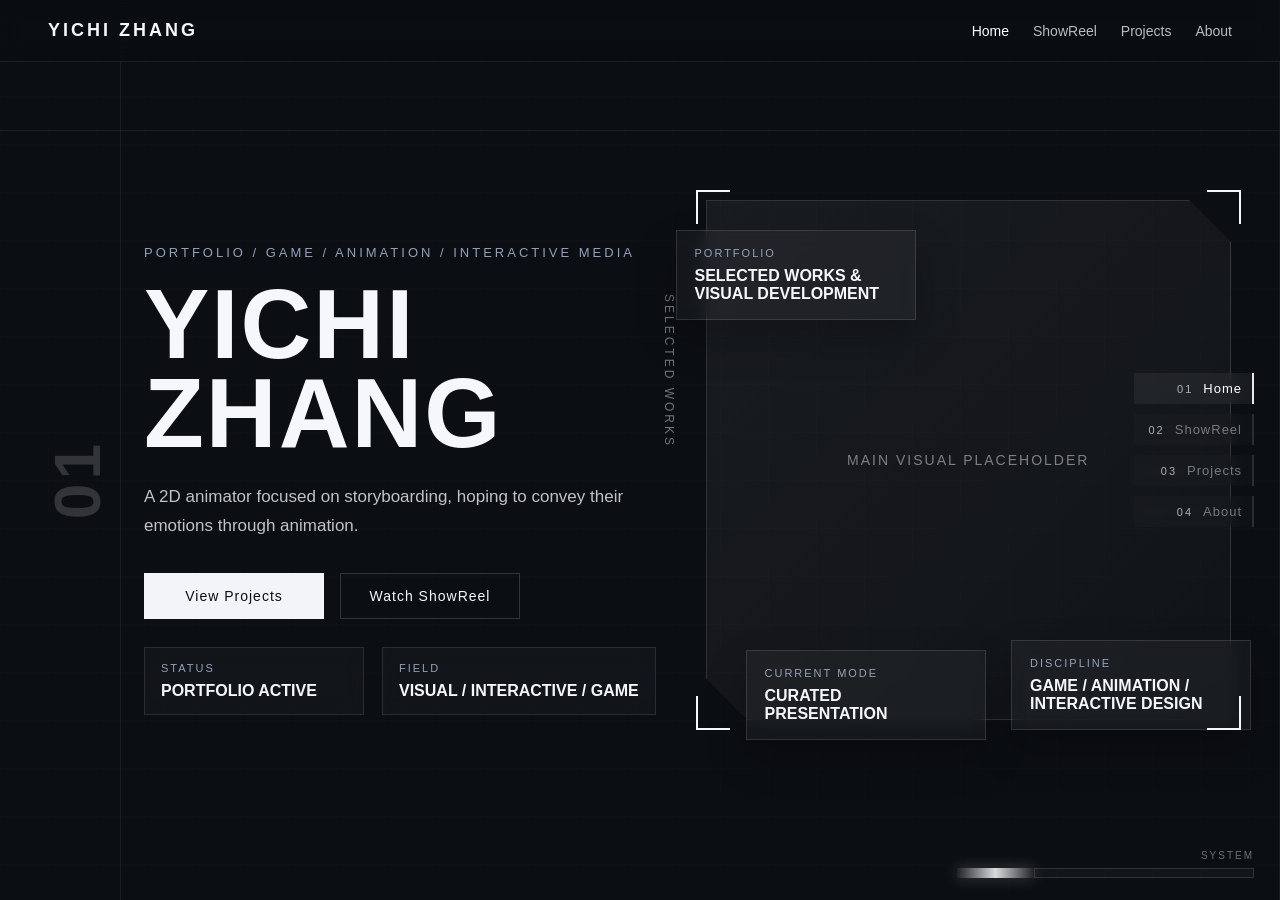
<file: index.html>
﻿<!DOCTYPE html>
<html lang="en">
<head>
    <meta charset="UTF-8">
    <meta name="viewport" content="width=device-width, initial-scale=1.0">
    <title>YiChi Zhang Portfolio</title>
    <link rel="stylesheet" href="css/style.css">
</head>
<body class="home-page-body">

    <div class="side-progress-nav" id="sideProgressNav">
        <a href="index.html?panel=home" class="side-progress-item active" data-index="0">
            <span class="side-progress-num">01</span>
            <span class="side-progress-label">Home</span>
        </a>

        <a href="index.html?panel=showreel" class="side-progress-item" data-index="1">
            <span class="side-progress-num">02</span>
            <span class="side-progress-label">ShowReel</span>
        </a>

        <a href="index.html?panel=projects" class="side-progress-item" data-index="2">
            <span class="side-progress-num">03</span>
            <span class="side-progress-label">Projects</span>
        </a>

        <a href="index.html?panel=about" class="side-progress-item" data-index="3">
            <span class="side-progress-num">04</span>
            <span class="side-progress-label">About</span>
        </a>
    </div>

    <div class="ambient-loader" aria-hidden="true">
        <div class="ambient-loader-track"></div>
        <div class="ambient-loader-bar"></div>
    </div>

    <!-- 顶部导航 -->
    <header class="site-header">
        <div class="logo">YICHI ZHANG</div>
        <nav class="nav">
            <a href="index.html?panel=home" data-index="0">Home</a>
            <a href="index.html?panel=showreel" data-index="1">ShowReel</a>
            <a href="index.html?panel=projects" data-index="2">Projects</a>
            <a href="index.html?panel=about" data-index="3">About</a>
        </nav>
    </header>

    <!-- 横向滚动主容器 -->
    <main class="horizontal-scroll-wrapper">
        <div class="horizontal-track">

            <!-- Home -->
            <section class="panel hero-panel" id="home">
                <div class="hero-bg-grid"></div>
                <div class="hero-bg-lines"></div>

                <div class="panel-inner hero-layout advanced-hero-layout">
                    <div class="hero-left-index">
                        <span>01</span>
                    </div>

                    <div class="hero-text advanced-hero-text">
                        <p class="section-tag">PORTFOLIO / GAME / ANIMATION / INTERACTIVE MEDIA</p>

                        <div class="hero-title-wrap">
                            <h1 class="main-title advanced-main-title">
                                YICHI<br>
                                ZHANG
                            </h1>
                            <div class="title-side-mark">
                                <span>SELECTED WORKS</span>
                            </div>
                        </div>

                        <p class="section-desc hero-long-desc">
                            A 2D animator focused on storyboarding, hoping to convey their emotions through animation.
                        </p>

                        <div class="hero-actions">
                            <a class="main-btn" href="index.html?panel=projects" data-index="2">View Projects</a>
                            <a class="ghost-btn" href="index.html?panel=showreel" data-index="1">Watch ShowReel</a>
                        </div>

                        <div class="hero-meta-row">
                            <div class="hero-meta-box">
                                <span class="meta-label">STATUS</span>
                                <strong>PORTFOLIO ACTIVE</strong>
                            </div>
                            <div class="hero-meta-box">
                                <span class="meta-label">FIELD</span>
                                <strong>VISUAL / INTERACTIVE / GAME</strong>
                            </div>
                        </div>
                    </div>

                    <div class="hero-visual advanced-hero-visual">
                        <div class="main-visual-frame">
                            <div class="placeholder-card large-placeholder clipped-placeholder">
                                <span>MAIN VISUAL PLACEHOLDER</span>
                            </div>

                            <div class="frame-corner frame-corner-top-left"></div>
                            <div class="frame-corner frame-corner-top-right"></div>
                            <div class="frame-corner frame-corner-bottom-left"></div>
                            <div class="frame-corner frame-corner-bottom-right"></div>
                        </div>

                        <div class="floating-info info-box-1">
                            <span class="info-label">PORTFOLIO</span>
                            <strong>SELECTED WORKS & VISUAL DEVELOPMENT</strong>
                        </div>

                        <div class="floating-info info-box-2">
                            <span class="info-label">DISCIPLINE</span>
                            <strong>GAME / ANIMATION / INTERACTIVE DESIGN</strong>
                        </div>

                        <div class="floating-info info-box-3">
                            <span class="info-label">CURRENT MODE</span>
                            <strong>CURATED PRESENTATION</strong>
                        </div>
                    </div>
                </div>
            </section>

            <!-- ShowReel -->
            <section class="panel advanced-showreel-panel" id="showreel">
                <div class="showreel-bg-grid"></div>
                <div class="showreel-bg-lines"></div>

                <div class="panel-inner advanced-showreel-layout">
                    <div class="showreel-left-index">
                        <span>02</span>
                    </div>

                    <div class="showreel-main-content">
                        <div class="showreel-topbar">
                            <div>
                                <p class="section-tag">SHOWREEL</p>
                                <h2 class="section-title">Selected Motion & Visual Work</h2>
                                <p class="section-desc">
                                    A curated collection of motion design, animation, visual development,
                                    and interactive presentation work. This section can later feature
                                    an embedded video reel and selected highlights.
                                </p>
                            </div>

                            <div class="showreel-status-box">
                                <span class="meta-label">MODE</span>
                                <strong>VIDEO SHOWCASE</strong>
                            </div>
                        </div>

                        <div class="showreel-content-grid">
                            <div class="showreel-text-block">
                                <div class="showreel-meta-row">
                                    <div class="hero-meta-box">
                                        <span class="meta-label">TYPE</span>
                                        <strong>CURATED REEL</strong>
                                    </div>

                                    <div class="hero-meta-box">
                                        <span class="meta-label">CONTENT</span>
                                        <strong>ANIMATION / VISUAL / EDITING</strong>
                                    </div>
                                </div>

                                <div class="hero-actions">
                                    <a class="main-btn" href="index.html?panel=showreel" data-index="1">Current Section</a>
                                    <a class="ghost-btn" href="showreel.html">Open ShowReel Page</a>
                                </div>
                            </div>

                            <div class="showreel-video-area">
                                <div class="showreel-video-frame">
                                    <div class="placeholder-card showreel-video-placeholder clipped-showreel-video">
                                        <span>SHOWREEL VIDEO PLACEHOLDER</span>
                                    </div>

                                    <div class="frame-corner frame-corner-top-left"></div>
                                    <div class="frame-corner frame-corner-top-right"></div>
                                    <div class="frame-corner frame-corner-bottom-left"></div>
                                    <div class="frame-corner frame-corner-bottom-right"></div>
                                </div>

                                <div class="floating-info showreel-info-box-1">
                                    <span class="info-label">FORMAT</span>
                                    <strong>VIDEO / HIGHLIGHTS / PRESENTATION</strong>
                                </div>

                                <div class="floating-info showreel-info-box-2">
                                    <span class="info-label">STATUS</span>
                                    <strong>READY FOR REEL EMBED</strong>
                                </div>
                            </div>
                        </div>
                    </div>
                </div>
            </section>

            <!-- Projects -->
            <section class="panel advanced-projects-panel" id="projects">
                <div class="projects-bg-grid"></div>
                <div class="projects-bg-lines"></div>

                <div class="panel-inner advanced-projects-layout">
                    <div class="projects-left-index">
                        <span>03</span>
                    </div>

                    <div class="projects-main-content">
                        <div class="projects-topbar">
                            <div>
                                <p class="section-tag">PROJECTS</p>
                                <h2 class="section-title">Featured Works</h2>
                                <p class="section-desc">
                                    Selected projects presented in a rotating card interface.
                                    Hover the side cards or use the controls below to rotate.
                                    Click the center card to open the project page.
                                </p>
                            </div>

                            <div class="projects-status-box">
                                <span class="meta-label">DISPLAY MODE</span>
                                <strong>ROTATING CASE STUDIES</strong>
                            </div>
                        </div>

                        <div class="projects-rotator-area advanced-rotator-area">
                            <div class="projects-rotator" id="projectsRotator">

                                <!-- Card 1 -->
                                <a class="rotator-card card-pos-0" href="project-1.html" data-project="0" data-role="left">
                                    <div class="rotator-card-inner advanced-rotator-card">
                                        <div class="rotator-card-hud">
                                            <span class="hud-label">PROJECT 01</span>
                                            <span class="hud-status">ARCHIVE</span>
                                        </div>

                                        <div class="rotator-image clipped-rotator-image rotator-image-frame">
                                            <img class="rotator-image-real" src="images/Image.jpg" alt="Project 01 cover image">
                                        </div>

                                        <div class="rotator-info">
                                            <p class="project-index">PROJECT 01</p>
                                            <h3>Three-way intersection</h3>
                                            <p>Ink-wash animation reimagines space through classical Chinese painting to transcend physical reality.</p>

                                            <div class="rotator-footer-meta">
                                                <span>Animation</span>
                                                <span>VISUAL</span>
                                            </div>
                                        </div>
                                    </div>
                                </a>

                                <!-- Card 2 -->
                                <a class="rotator-card card-pos-1" href="project-2.html" data-project="1" data-role="center">
                                    <div class="rotator-card-inner advanced-rotator-card">
                                        <div class="rotator-card-hud">
                                            <span class="hud-label">PROJECT 02</span>
                                            <span class="hud-status">ACTIVE</span>
                                        </div>

                                        <div class="rotator-image clipped-rotator-image rotator-image-frame">
                                            <img class="rotator-image-real" src="images/Image_project2.jpg" alt="Project 02 cover image">
                                        </div>

                                        <div class="rotator-info">
                                            <p class="project-index">PROJECT 02</p>
                                            <h3>Dragon</h3>
                                            <p>Ink-wash animates dragon patterns via five-element logic.</p>

                                            <div class="rotator-footer-meta">
                                                <span>ANIMATION</span>
                                                <span>INTERACTIVE</span>
                                            </div>
                                        </div>
                                    </div>
                                </a>

                                <!-- Card 3 -->
                                <a class="rotator-card card-pos-2" href="project-3.html" data-project="2" data-role="right">
                                    <div class="rotator-card-inner advanced-rotator-card">
                                        <div class="rotator-card-hud">
                                            <span class="hud-label">PROJECT 03</span>
                                            <span class="hud-status">CURATED</span>
                                        </div>

                                        <div class="rotator-image placeholder-card clipped-rotator-image">
                                            <span>PROJECT 03 IMAGE</span>
                                        </div>
                                        <!--
                                            <div class="rotator-image clipped-rotator-image rotator-image-frame">
        <img class="rotator-image-real" src="images/project-3-cover.jpg" alt="Project 03 cover image">
    </div>
                                            -->

                                        <div class="rotator-info">
                                            <p class="project-index">PROJECT 03</p>
                                            <h3>Project Title Three</h3>
                                            <p>Short placeholder description for the third project.</p>

                                            <div class="rotator-footer-meta">
                                                <span>UI</span>
                                                <span>MOTION</span>
                                            </div>
                                        </div>
                                    </div>
                                </a>

                            </div>
                        </div>

                        <div class="advanced-rotator-bottom">
                            <div class="rotator-controls">
                                <button class="ghost-btn rotator-btn" id="prevProjectBtn" type="button">Previous</button>
                                <button class="main-btn rotator-btn" id="nextProjectBtn" type="button">Next Project</button>
                            </div>

                            <div class="rotator-indicator" id="rotatorIndicator">
                                <span class="indicator-item active" data-indicator="0">01</span>
                                <span class="indicator-divider"></span>
                                <span class="indicator-item" data-indicator="1">02</span>
                                <span class="indicator-divider"></span>
                                <span class="indicator-item" data-indicator="2">03</span>
                            </div>
                        </div>

                        <div class="rotator-tip">
                            <p>Tip: Hover left / right cards to rotate. Click the center card to open.</p>
                        </div>
                    </div>
                </div>
            </section>

            <!-- About -->
            <section class="panel advanced-about-panel compact-about-panel" id="about">
                <div class="about-bg-grid"></div>
                <div class="about-bg-lines"></div>

                <div class="panel-inner advanced-about-layout">
                    <div class="about-left-index">
                        <span>04</span>
                    </div>

                    <div class="about-main-content">
                        <div class="about-topbar">
                            <div>
                                <p class="section-tag">ABOUT</p>
                                <h2 class="section-title">About YiChi Zhang</h2>
                                <p class="section-desc">
                                    A 2D animator focused on storyboarding, hoping to convey their emotions through animation.
                                </p>
                            </div>

                            <div class="about-status-box">
                                <span class="meta-label">STATUS</span>
                                <strong>OPEN FOR COLLABORATION</strong>
                            </div>
                        </div>

                        <div class="about-content-grid compact-about-grid">
                            <div class="about-text-block">
                                <div class="about-intro-card">
                                    <span class="meta-label">PROFILE</span>
                                    <p>
                                        This section can briefly introduce YiChi Zhang’s background,
                                        creative direction, and multidisciplinary practice.
                                    </p>
                                </div>

                                <div class="about-tags-block">
                                    <span class="meta-label">KEYWORDS</span>
                                    <div class="about-tags">
                                        <span>Animation</span>
                                        <span>Interactive Media</span>
                                        <span>Visual Design</span>
                                        <span>Creative Coding</span>
                                    </div>
                                </div>
                            </div>

                            <div class="about-side-panel">
                                <div class="about-social-box">
                                    <span class="meta-label">SOCIAL</span>

                                    <div class="social-link-list">
                                        <a class="social-link-btn" href="https://xhslink.com/m/AsDcBSSIJnI" target="_blank" rel="noopener noreferrer">Xiaohongshu</a>
                                        <a class="social-link-btn" href="#" target="_blank" rel="noopener noreferrer">Instagram</a>
                                        <a class="social-link-btn" href="#" target="_blank" rel="noopener noreferrer">LinkedIn</a>
                                    </div>
                                </div>

                                <div class="about-contact-box">
                                    <span class="meta-label">CONTACT</span>

                                    <div class="contact-info-list">
                                        <div class="contact-info-item">
                                            <span class="contact-label">Email</span>
                                            <strong>huayecaishuten@gmail.com</strong>
                                        </div>

                                        <div class="contact-info-item">
                                            <span class="contact-label">Phone</span>
                                            <strong>+61 432479547</strong>
                                        </div>
                                    </div>
                                </div>
                            </div>
                        </div>

                        <div class="hero-actions">
                            <a class="main-btn" href="about.html">Open Full About Page</a>
                        </div>
                    </div>
                </div>
            </section>

        </div>
    </main>

    <script src="js/main.js"></script>
</body>
</html>
</file>
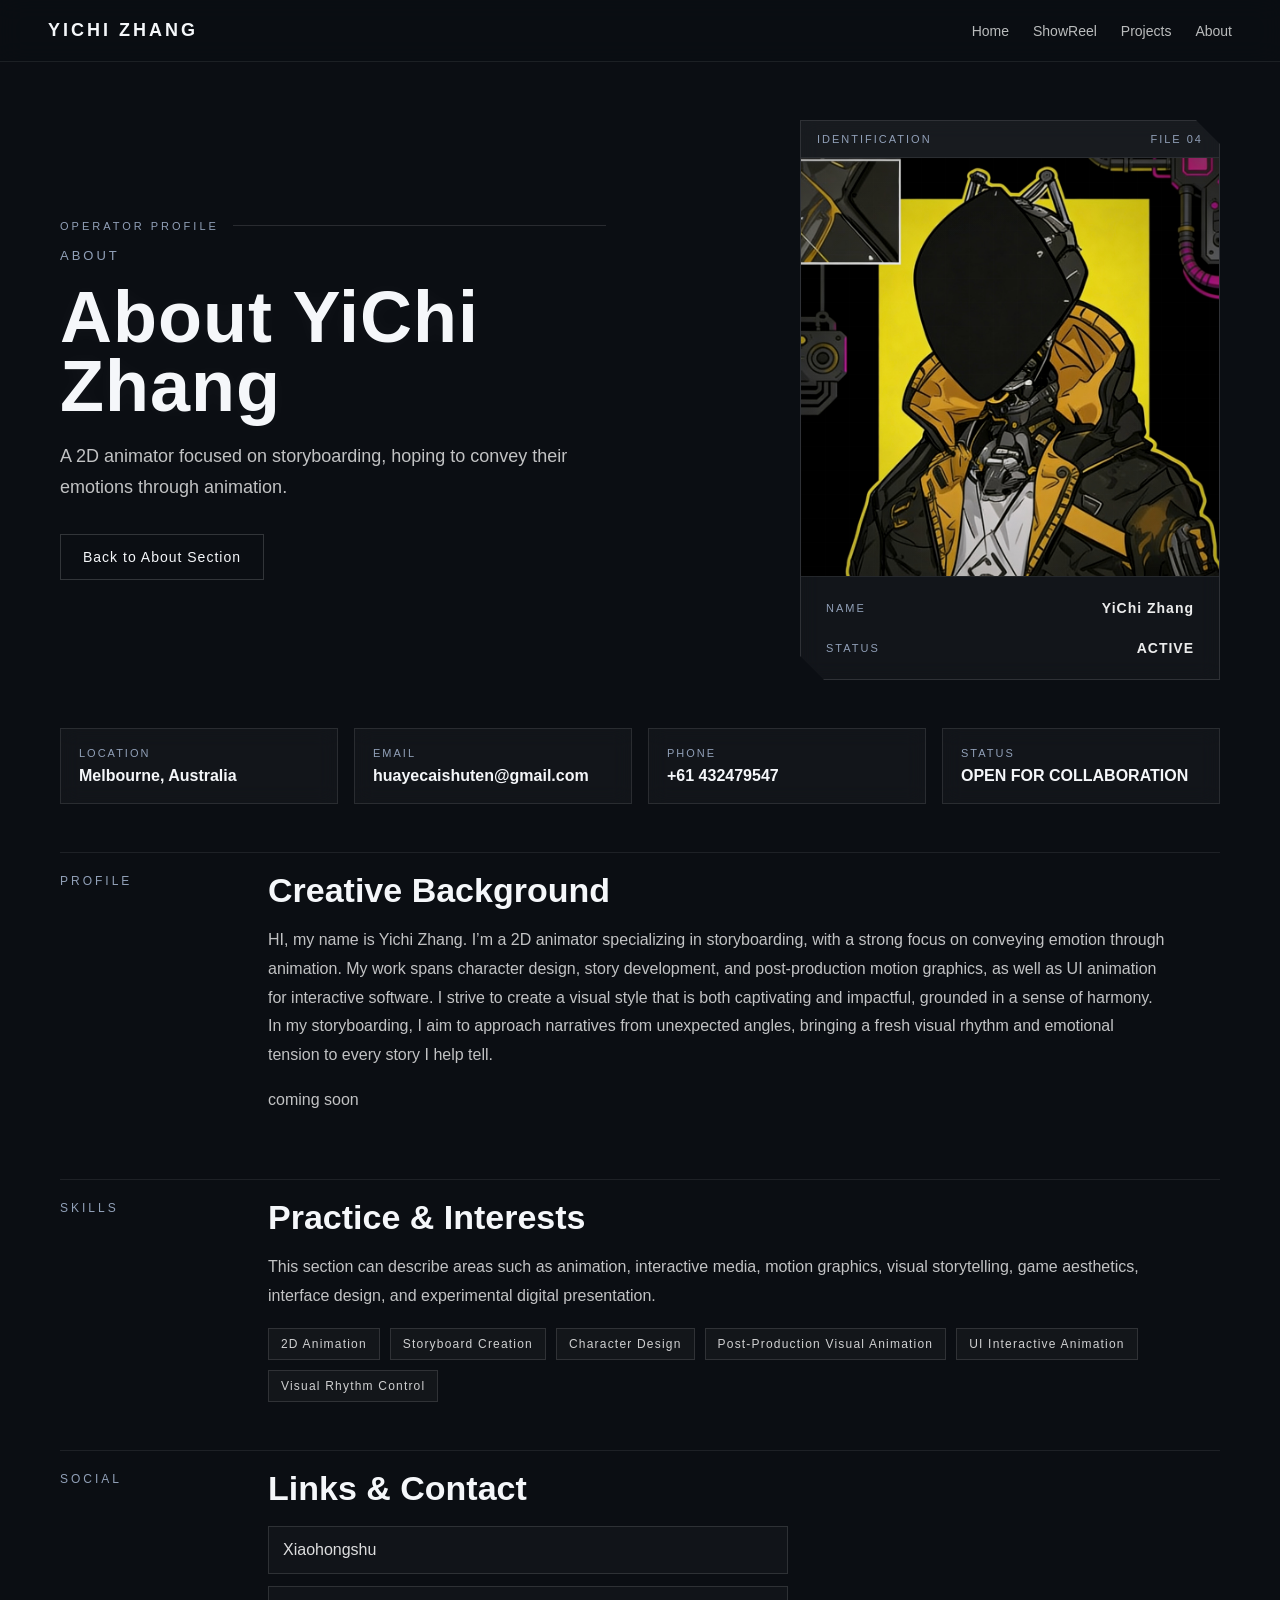
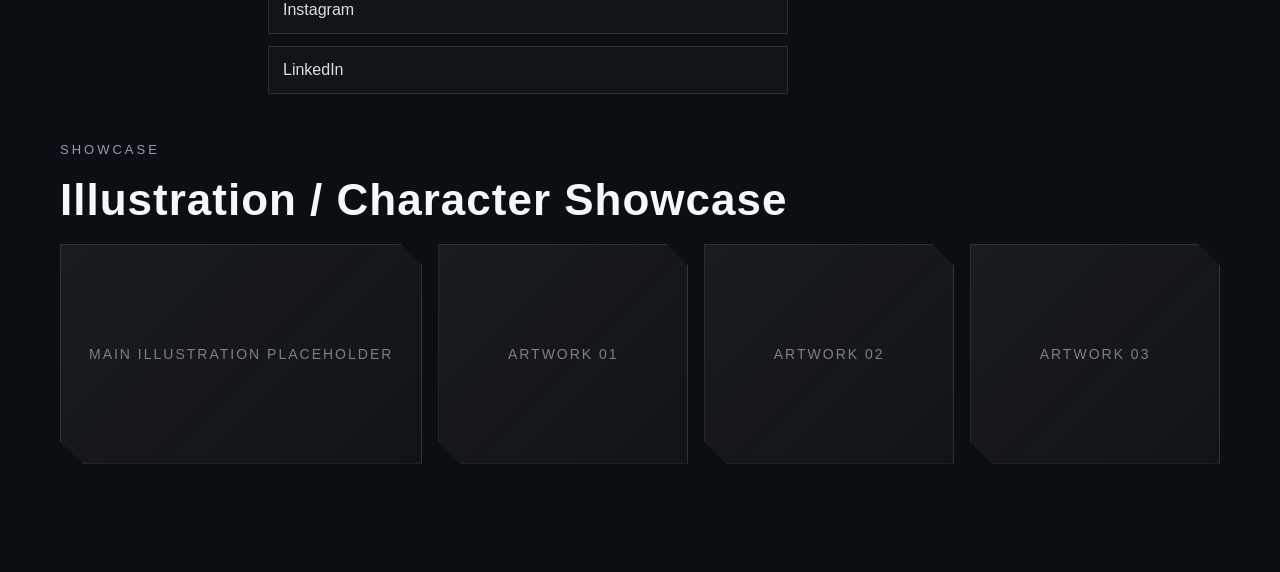
<file: about.html>
﻿<!DOCTYPE html>
<html lang="en">
<head>
    <meta charset="UTF-8">
    <meta name="viewport" content="width=device-width, initial-scale=1.0">
    <title>YiChi Zhang - About</title>
    <link rel="stylesheet" href="css/style.css">
</head>
<body class="detail-page-body">
    <header class="site-header">
        <div class="logo">YICHI ZHANG</div>
        <nav class="nav">
            <a href="index.html?panel=home">Home</a>
            <a href="index.html?panel=showreel">ShowReel</a>
            <a href="index.html?panel=projects">Projects</a>
            <a href="index.html?panel=about">About</a>
        </nav>
    </header>

    <main class="project-detail-page">
        <!-- Hero -->
        <section class="project-hero-section">
            <div class="project-hero-grid">
                <div class="project-hero-left operator-profile-left">
                    <div class="operator-profile-topline">
                        <span class="operator-profile-code">OPERATOR PROFILE</span>
                        <span class="operator-profile-readline"></span>
                    </div>

                    <p class="section-tag">ABOUT</p>
                    <h1 class="project-detail-title">About YiChi Zhang</h1>
                    <p class="project-detail-subtitle">
                        A 2D animator focused on storyboarding, hoping to convey their emotions through animation.
                    </p>

                    <div class="hero-actions">
                        <a class="ghost-btn" href="index.html?panel=about">Back to About Section</a>
                    </div>
                </div>

                <div class="project-hero-right">
                    <div class="operator-id-card">
                        <div class="operator-id-topbar">
                            <span class="operator-id-tag">IDENTIFICATION</span>
                            <span class="operator-id-code">FILE 04</span>
                        </div>

                        <div class="operator-id-photo-frame">
                            <img class="operator-id-photo" src="images/headshot.jpg" alt="YiChi Zhang portrait">
                        </div>

                        <div class="operator-id-footer">
                            <div class="operator-id-line">
                                <span class="operator-id-label">NAME</span>
                                <strong>YiChi Zhang</strong>
                            </div>

                            <div class="operator-id-line">
                                <span class="operator-id-label">STATUS</span>
                                <strong>ACTIVE</strong>
                            </div>
                        </div>
                    </div>
                </div>
            </div>
        </section>

        <!-- Info -->
        <section class="project-info-section">
            <div class="project-info-grid">
                <div class="project-info-box">
                    <span class="meta-label">LOCATION</span>
                    <strong>Melbourne, Australia</strong>
                </div>

                <div class="project-info-box">
                    <span class="meta-label">EMAIL</span>
                    <strong>huayecaishuten@gmail.com</strong>
                </div>

                <div class="project-info-box">
                    <span class="meta-label">PHONE</span>
                    <strong>+61 432479547</strong>
                </div>

                <div class="project-info-box">
                    <span class="meta-label">STATUS</span>
                    <strong>OPEN FOR COLLABORATION</strong>
                </div>
            </div>
        </section>

        <!-- Profile -->
        <section class="project-text-section">
            <div class="project-text-grid">
                <div class="project-text-label">
                    <span>PROFILE</span>
                </div>

                <div class="project-text-content">
                    <h2>Creative Background</h2>
                    <p>
                        HI, my name is Yichi Zhang. I’m a 2D animator specializing in storyboarding, with a strong focus on conveying emotion through animation. My work spans character design, story development, and post-production motion graphics, as well as UI animation for interactive software. I strive to create a visual style that is both captivating and impactful, grounded in a sense of harmony. In my storyboarding, I aim to approach narratives from unexpected angles, bringing a fresh visual rhythm and emotional tension to every story I help tell.
                    </p>
                    <p>
                        coming soon
                    </p>
                </div>
            </div>
        </section>

        <!-- Skills -->
        <section class="project-text-section">
            <div class="project-text-grid">
                <div class="project-text-label">
                    <span>SKILLS</span>
                </div>

                <div class="project-text-content">
                    <h2>Practice & Interests</h2>
                    <p>
                        This section can describe areas such as animation, interactive media,
                        motion graphics, visual storytelling, game aesthetics, interface design,
                        and experimental digital presentation.
                    </p>

                    <div class="about-tags" style="margin-top: 18px;">
                        <span>2D Animation </span>
                        <span>Storyboard Creation</span>
                        <span>Character Design</span>
                        <span>Post-Production Visual Animation</span>
                        <span>UI Interactive Animation</span>
                        <span>Visual Rhythm Control</span>
                    </div>
                </div>
            </div>
        </section>

        <!-- Social -->
        <section class="project-text-section">
            <div class="project-text-grid">
                <div class="project-text-label">
                    <span>SOCIAL</span>
                </div>

                <div class="project-text-content">
                    <h2>Links & Contact</h2>

                    <div class="social-link-list" style="max-width: 520px; margin-top: 18px;">
                        <a class="social-link-btn" href="https://xhslink.com/m/AsDcBSSIJnI" target="_blank" rel="noopener noreferrer">Xiaohongshu</a>
                        <a class="social-link-btn" href="#" target="_blank" rel="noopener noreferrer">Instagram</a>
                        <a class="social-link-btn" href="#" target="_blank" rel="noopener noreferrer">LinkedIn</a>
                    </div>
                </div>
            </div>
        </section>

        <!-- Illustration Strip -->
        <section class="project-gallery-section">
            <div class="project-gallery-header">
                <p class="section-tag">SHOWCASE</p>
                <h2 class="section-title">Illustration / Character Showcase</h2>
            </div>

            <div class="about-showcase-strip">
                <div class="about-showcase-card large-showcase-card placeholder-card">
                    <span>MAIN ILLUSTRATION PLACEHOLDER</span>
                </div>

                <div class="about-showcase-card placeholder-card">
                    <span>ARTWORK 01</span>
                </div>

                <div class="about-showcase-card placeholder-card">
                    <span>ARTWORK 02</span>
                </div>

                <div class="about-showcase-card placeholder-card">
                    <span>ARTWORK 03</span>
                </div>
            </div>
        </section>
    </main>

    <script src="js/main.js"></script>
</body>
</html>
</file>
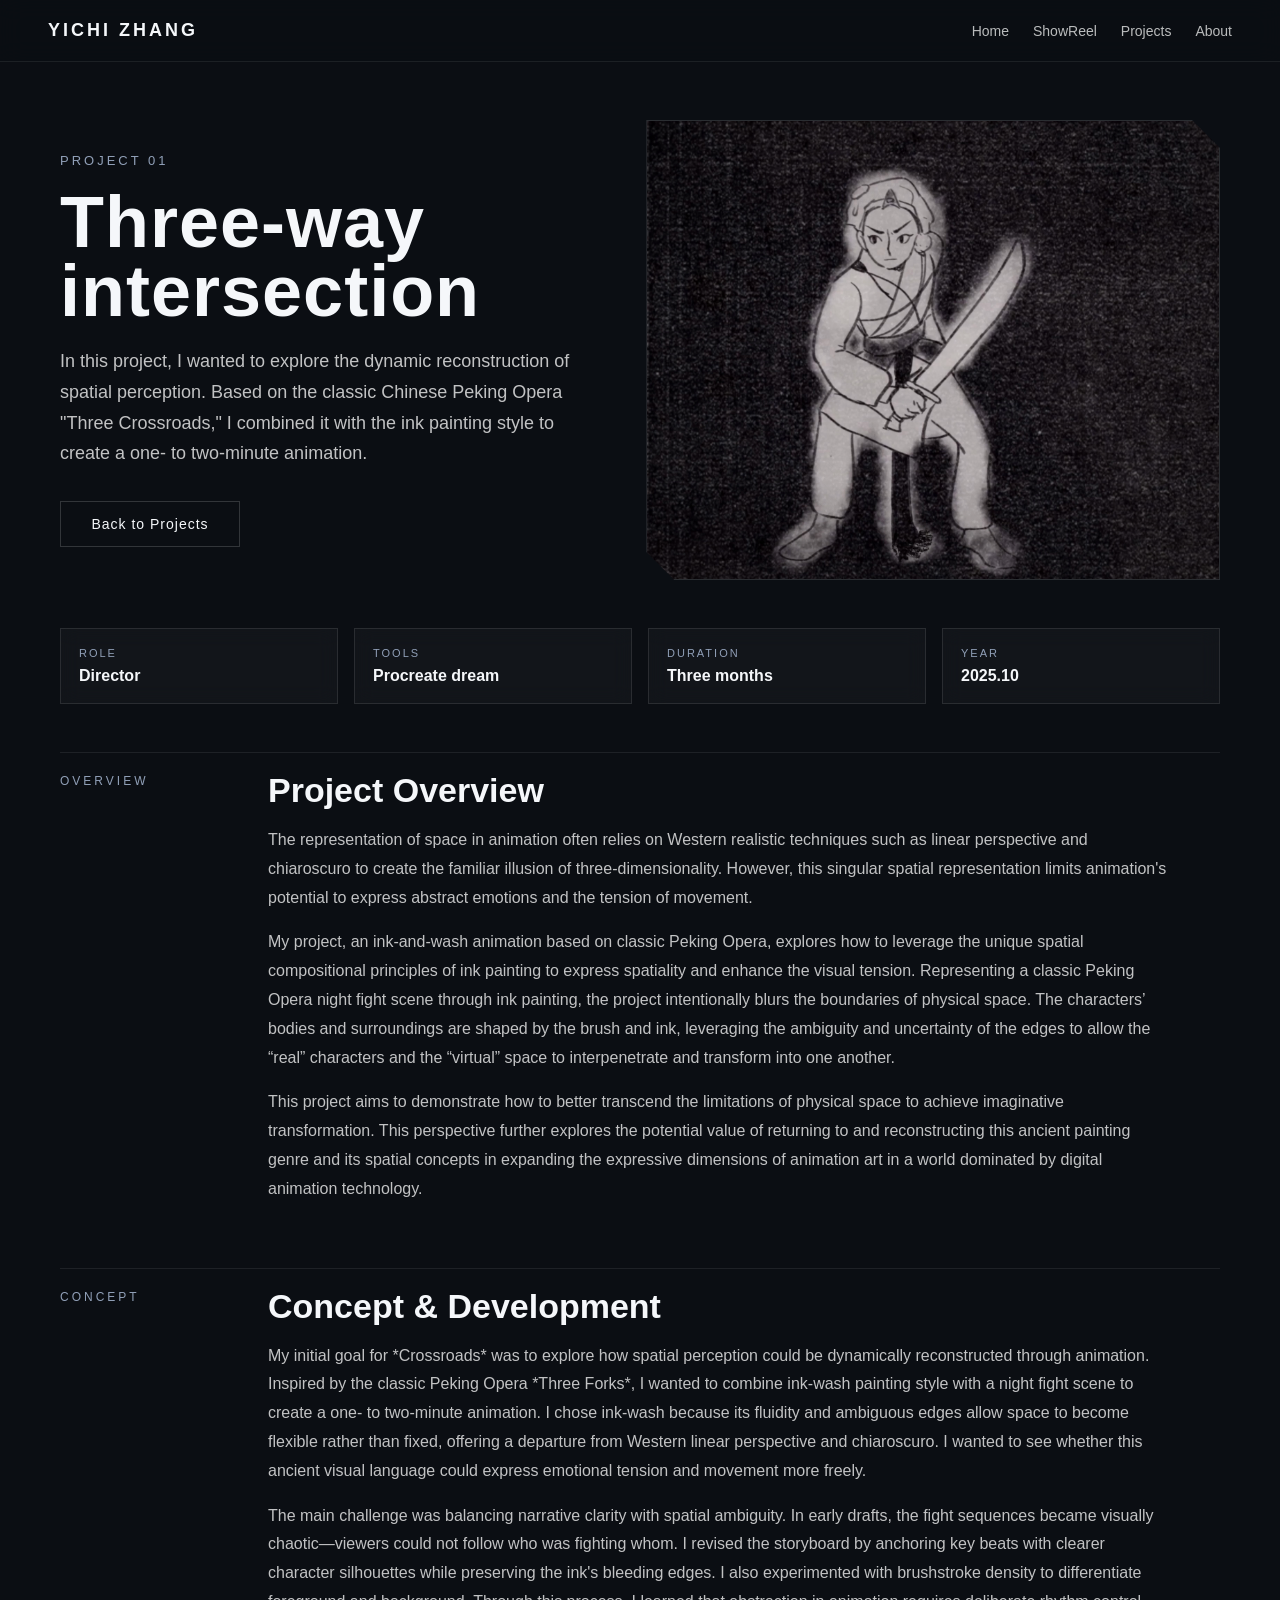
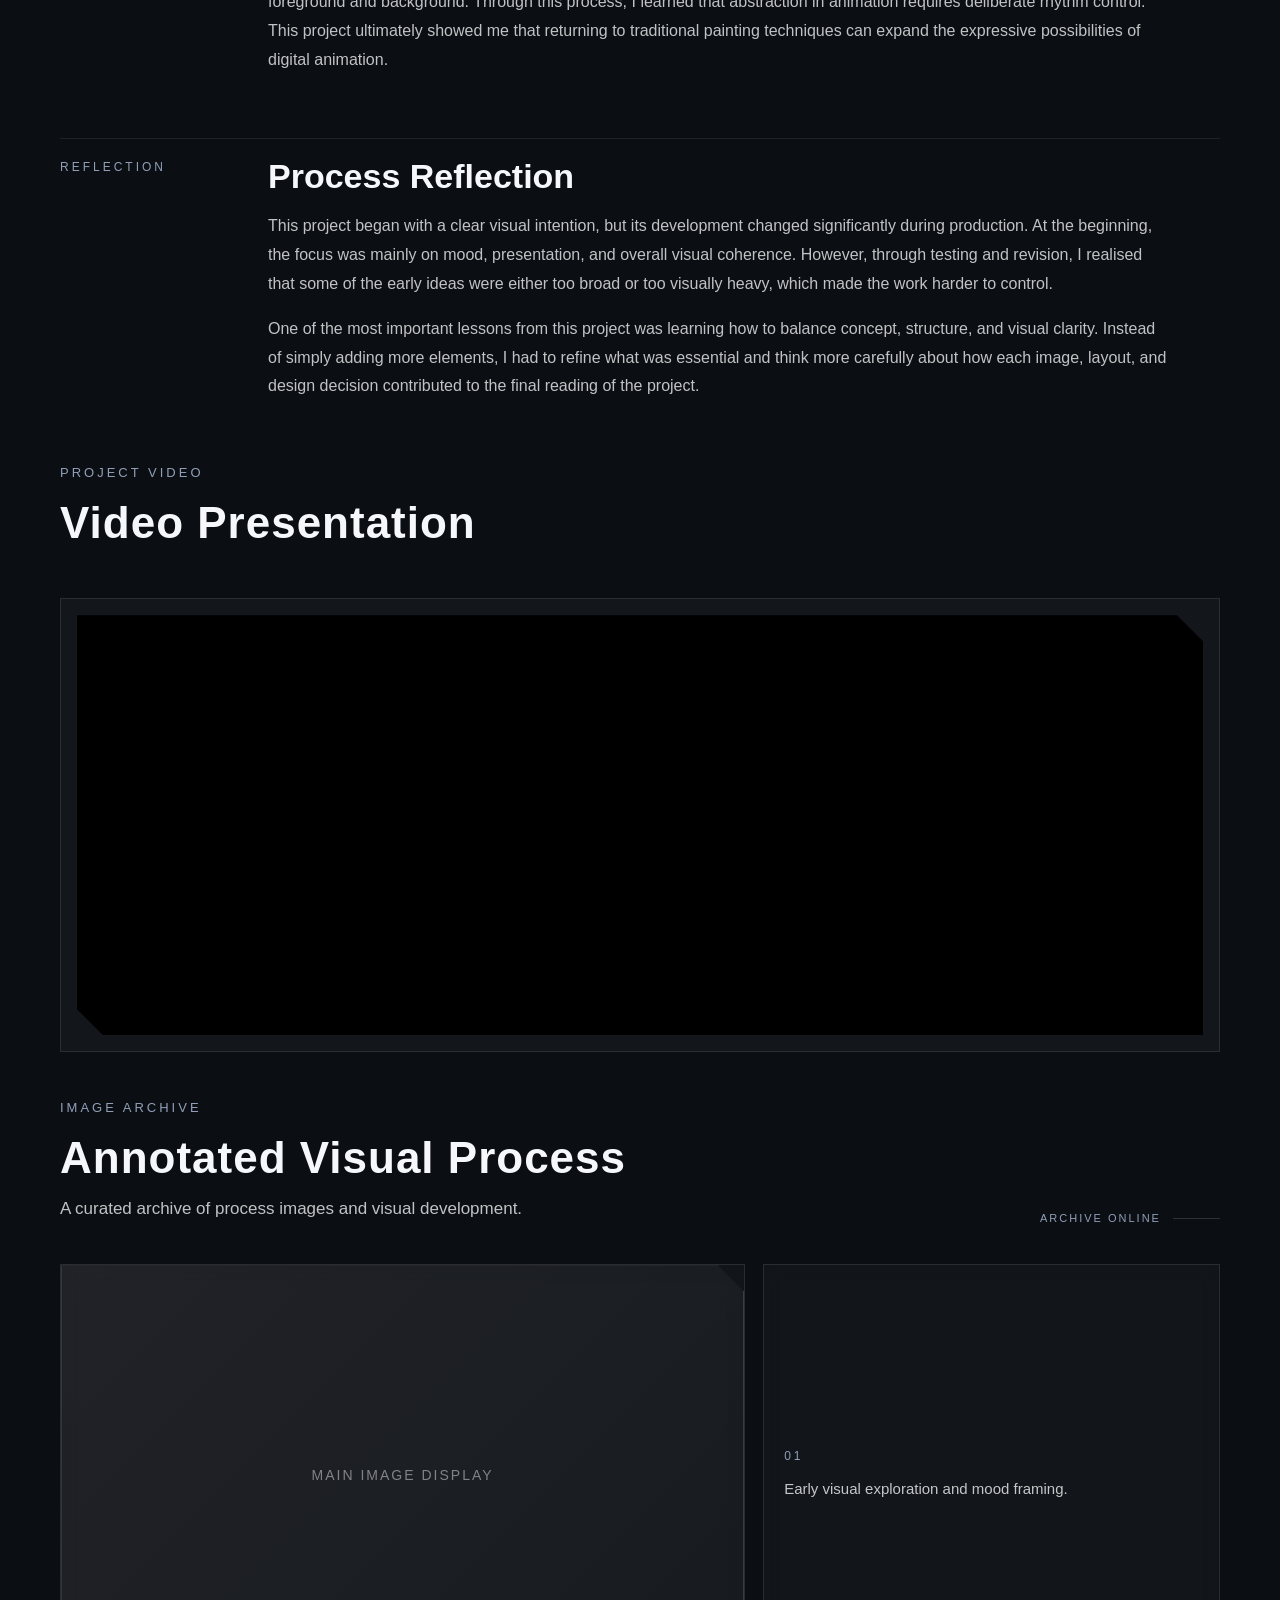
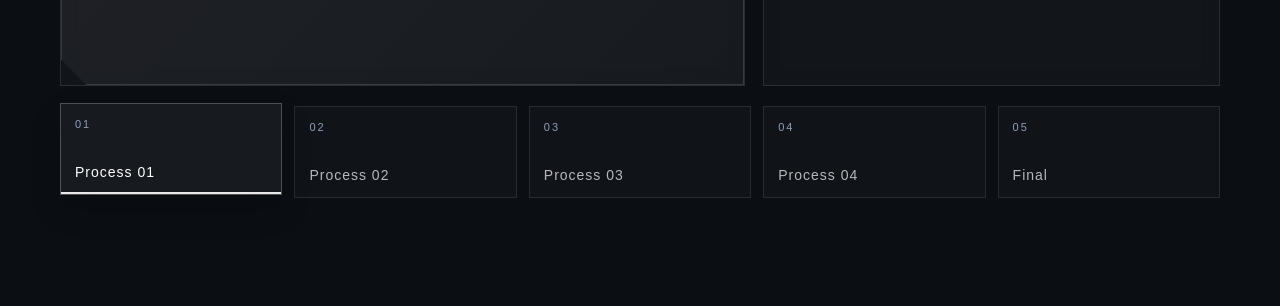
<file: project-1.html>
﻿<!DOCTYPE html>
<html lang="en">
<head>
    <meta charset="UTF-8">
    <meta name="viewport" content="width=device-width, initial-scale=1.0">
    <title>YiChi Zhang - Project 1</title>
    <link rel="stylesheet" href="css/style.css">
</head>
<body class="detail-page-body">
    <header class="site-header">
        <div class="logo">YICHI ZHANG</div>
        <nav class="nav">
            <a href="index.html?panel=home">Home</a>
            <a href="index.html?panel=showreel">ShowReel</a>
            <a href="index.html?panel=projects">Projects</a>
            <a href="index.html?panel=about">About</a>
        </nav>
    </header>

    <main class="project-detail-page">
        <!-- Hero -->
        <section class="project-hero-section">
            <div class="project-hero-grid">
                <div class="project-hero-left">
                    <p class="section-tag">PROJECT 01</p>
                    <h1 class="project-detail-title">
                        Three-way intersection
                    </h1>
                    <p class="project-detail-subtitle">
                        In this project, I wanted to explore the dynamic reconstruction of spatial perception. Based on the classic Chinese Peking Opera "Three Crossroads," I combined it with the ink painting style to create a one- to two-minute animation.
                    </p>

                    <div class="hero-actions">
                        <a class="ghost-btn" href="index.html?panel=projects">Back to Projects</a>
                    </div>
                </div>

                <div class="project-hero-right">
                    <div class="project-hero-image-frame fx-hero-image-frame">
                        <img class="project-hero-image-real" src="images/Image.jpg" alt="Project 1 hero image">
                        <div class="hero-image-overlay-grid"></div>
                        <div class="hero-image-overlay-vignette"></div>
                        <div class="hero-image-overlay-scan"></div>
                    </div>
                </div>
            </div>
        </section>

        <!-- Info Bar -->
        <section class="project-info-section">
            <div class="project-info-grid">
                <div class="project-info-box">
                    <span class="meta-label">ROLE</span>
                    <strong>Director</strong>
                </div>

                <div class="project-info-box">
                    <span class="meta-label">TOOLS</span>
                    <strong>Procreate dream</strong>
                </div>

                <div class="project-info-box">
                    <span class="meta-label">DURATION</span>
                    <strong>Three months</strong>
                </div>

                <div class="project-info-box">
                    <span class="meta-label">YEAR</span>
                    <strong>2025.10</strong>
                </div>
            </div>
        </section>

        <!-- Overview -->
        <section class="project-text-section">
            <div class="project-text-grid">
                <div class="project-text-label">
                    <span>OVERVIEW</span>
                </div>

                <div class="project-text-content">
                    <h2>Project Overview</h2>
                    <p>
                        The representation of space in animation often relies on Western realistic techniques such as linear perspective and chiaroscuro to create the familiar illusion of three-dimensionality. However, this singular spatial representation limits animation's potential to express abstract emotions and the tension of movement.
                    </p>
                    <p>
                        My project, an ink-and-wash animation based on classic Peking Opera, explores how to leverage the unique spatial compositional principles of ink painting to express spatiality and enhance the visual tension. Representing a classic Peking Opera night fight scene through ink painting, the project intentionally blurs the boundaries of physical space. The characters’ bodies and surroundings are shaped by the brush and ink, leveraging the ambiguity and uncertainty of the edges to allow the “real” characters and the “virtual” space to interpenetrate and transform into one another.
                    </p>
                    <p>
                        This project aims to demonstrate how to better transcend the limitations of physical space to achieve imaginative transformation. This perspective further explores the potential value of returning to and reconstructing this ancient painting genre and its spatial concepts in expanding the expressive dimensions of animation art in a world dominated by digital animation technology.
                    </p>
                </div>
            </div>
        </section>

        <!-- Concept -->
        <section class="project-text-section">
            <div class="project-text-grid">
                <div class="project-text-label">
                    <span>CONCEPT</span>
                </div>

                <div class="project-text-content">
                    <h2>Concept & Development</h2>
                    <p>
                        My initial goal for *Crossroads* was to explore how spatial perception could be dynamically reconstructed through animation. Inspired by the classic Peking Opera *Three Forks*, I wanted to combine ink-wash painting style with a night fight scene to create a one- to two-minute animation. I chose ink-wash because its fluidity and ambiguous edges allow space to become flexible rather than fixed, offering a departure from Western linear perspective and chiaroscuro. I wanted to see whether this ancient visual language could express emotional tension and movement more freely.
                    </p>
                    <p>
                        The main challenge was balancing narrative clarity with spatial ambiguity. In early drafts, the fight sequences became visually chaotic—viewers could not follow who was fighting whom. I revised the storyboard by anchoring key beats with clearer character silhouettes while preserving the ink's bleeding edges. I also experimented with brushstroke density to differentiate foreground and background. Through this process, I learned that abstraction in animation requires deliberate rhythm control. This project ultimately showed me that returning to traditional painting techniques can expand the expressive possibilities of digital animation.
                    </p>
                </div>
            </div>
        </section>

        <!-- Reflection -->
        <section class="project-text-section">
            <div class="project-text-grid">
                <div class="project-text-label">
                    <span>REFLECTION</span>
                </div>

                <div class="project-text-content">
                    <h2>Process Reflection</h2>
                    <p>
                        This project began with a clear visual intention, but its development changed
                        significantly during production. At the beginning, the focus was mainly on mood,
                        presentation, and overall visual coherence. However, through testing and revision,
                        I realised that some of the early ideas were either too broad or too visually heavy,
                        which made the work harder to control.
                    </p>
                    <p>
                        One of the most important lessons from this project was learning how to balance
                        concept, structure, and visual clarity. Instead of simply adding more elements,
                        I had to refine what was essential and think more carefully about how each image,
                        layout, and design decision contributed to the final reading of the project.
                    </p>
                </div>
            </div>
        </section>

        <!-- Project Video -->
        <section class="project-gallery-section project-video-section">
            <div class="project-gallery-header">
                <p class="section-tag">PROJECT VIDEO</p>
                <h2 class="section-title">Video Presentation</h2>
            </div>

            <div class="project-video-wrapper">
               

                
            <div class="project-youtube-embed">
                <iframe
                    src="https://www.youtube.com/embed/M0jtCQc4Oqg"
                    title="Project Video"
                    frameborder="0"
                    allowfullscreen>
                </iframe>
            </div>
           
            </div>
        </section>

        <!-- Image Archive -->
        <section class="project-gallery-section image-archive-section">
            <div class="project-gallery-header media-archive-header">
                <div>
                    <p class="section-tag">IMAGE ARCHIVE</p>
                    <h2 class="section-title">Annotated Visual Process</h2>
                    <p class="section-desc">
                        A curated archive of process images and visual development.
                    </p>
                </div>

                <div class="filmstrip-status-ui">
                    <span class="filmstrip-status-label">ARCHIVE ONLINE</span>
                    <span class="filmstrip-status-line"></span>
                </div>
            </div>

            <div class="media-viewer-main">
                <div class="media-viewer-display">
                    <div class="placeholder-card media-viewer-hero" id="imageArchiveHero">
                        <span>MAIN IMAGE DISPLAY</span>
                    </div>
                </div>

                <div class="media-viewer-caption" id="imageArchiveCaption">
                    <span class="film-caption-index">01</span>
                    <p>
                        Early visual exploration and mood framing.
                    </p>
                </div>
            </div>

            <div class="media-thumbnail-strip">
                <button class="media-thumb is-active" type="button" data-image-label="01" data-image-caption="Early visual exploration and mood framing.">
                    <span class="media-thumb-index">01</span>
                    <span class="media-thumb-title">Process 01</span>
                </button>

                <button class="media-thumb" type="button" data-image-label="02" data-image-caption="Layout revision and structural development.">
                    <span class="media-thumb-index">02</span>
                    <span class="media-thumb-title">Process 02</span>
                </button>

                <button class="media-thumb" type="button" data-image-label="03" data-image-caption="Refined visual direction with clearer hierarchy.">
                    <span class="media-thumb-index">03</span>
                    <span class="media-thumb-title">Process 03</span>
                </button>

                <button class="media-thumb" type="button" data-image-label="04" data-image-caption="Near-final process state and visual refinement.">
                    <span class="media-thumb-index">04</span>
                    <span class="media-thumb-title">Process 04</span>
                </button>

                <button class="media-thumb" type="button" data-image-label="05" data-image-caption="Final outcome and presentation reference.">
                    <span class="media-thumb-index">05</span>
                    <span class="media-thumb-title">Final</span>
                </button>
            </div>
        </section>

       
        
    </main>

    <script src="js/main.js"></script>
</body>
</html>
</file>
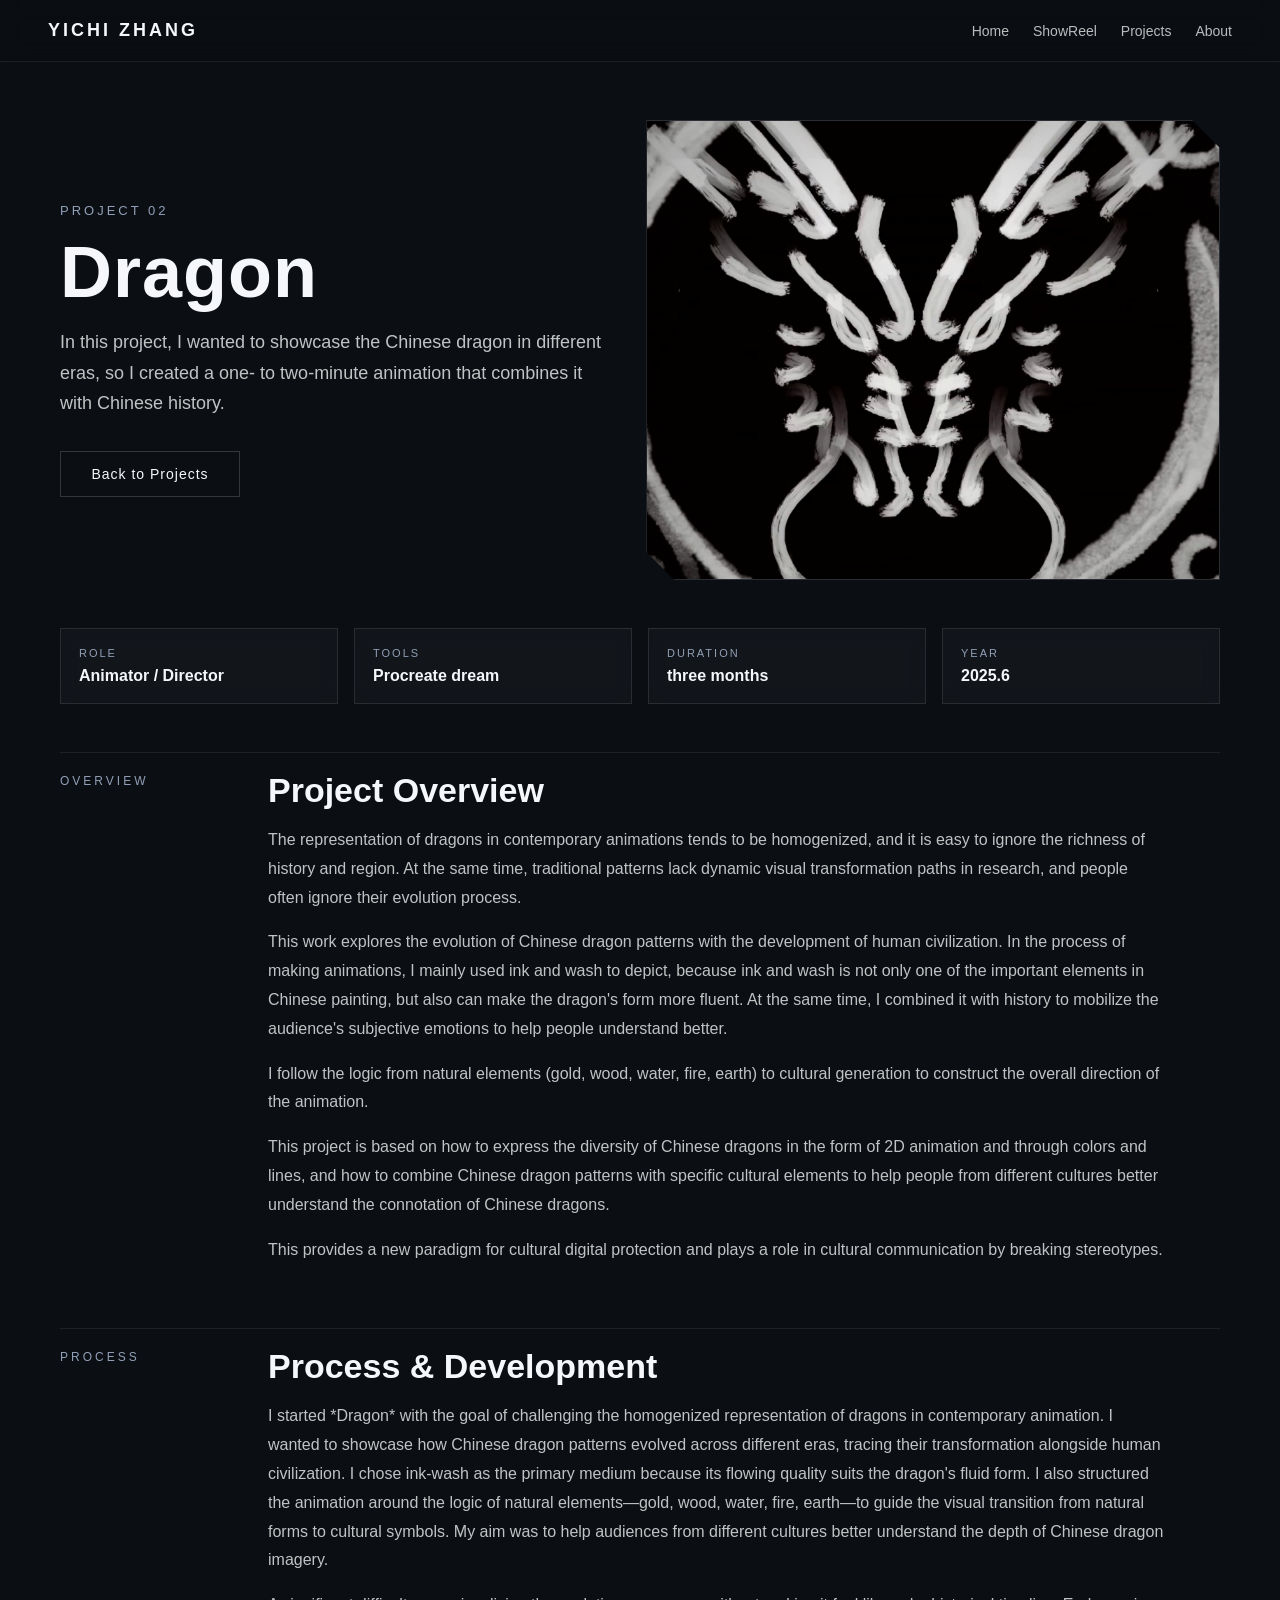
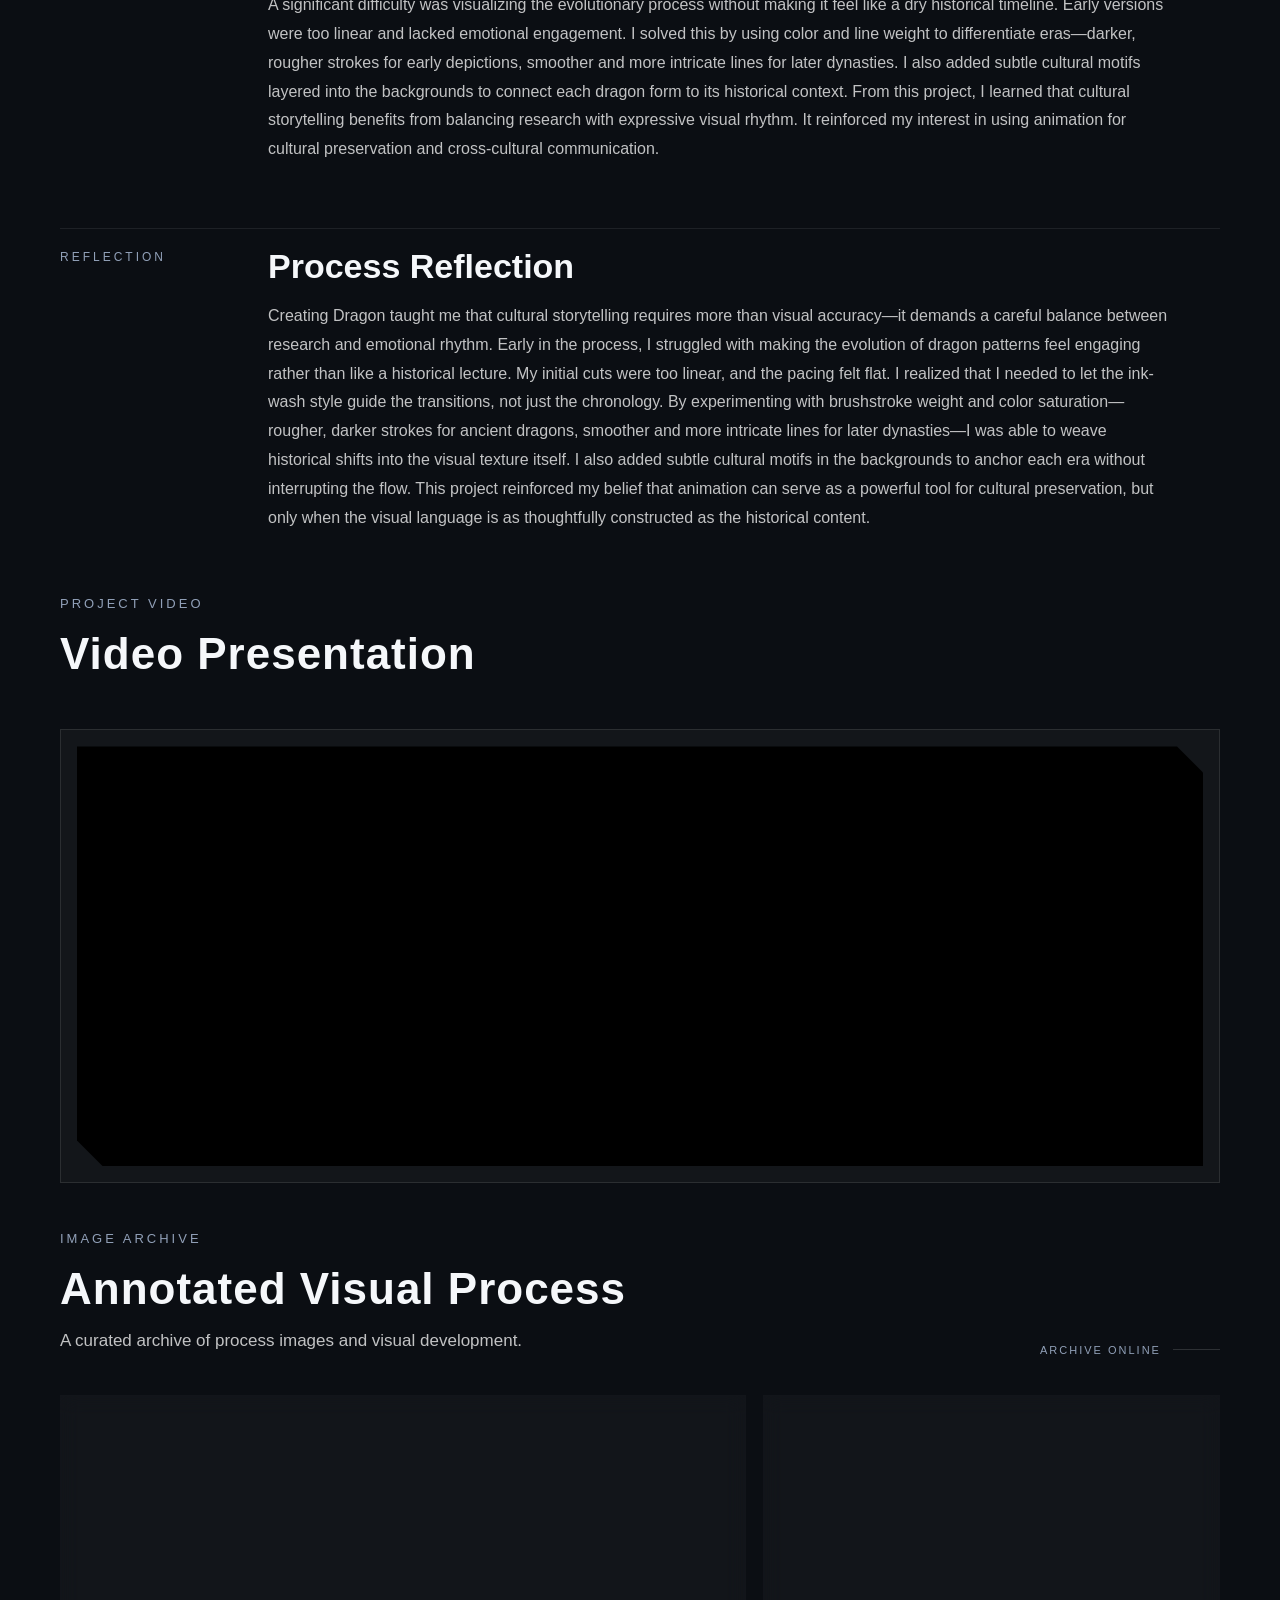
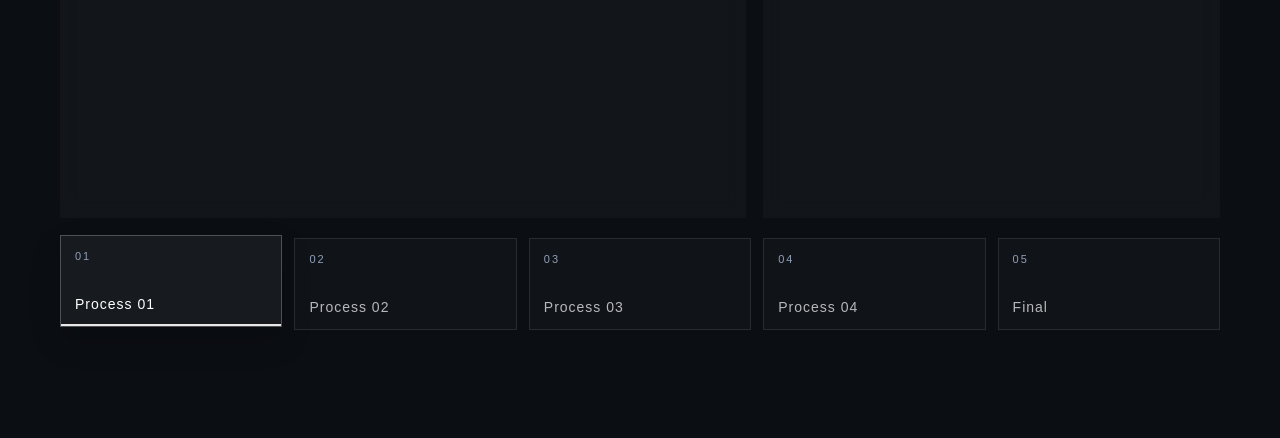
<file: project-2.html>
﻿<!DOCTYPE html>
<html lang="en">
<head>
    <meta charset="UTF-8">
    <meta name="viewport" content="width=device-width, initial-scale=1.0">
    <title>YiChi Zhang - Project 2</title>
    <link rel="stylesheet" href="css/style.css">
</head>
<body class="detail-page-body">
    <header class="site-header">
        <div class="logo">YICHI ZHANG</div>
        <nav class="nav">
            <a href="index.html?panel=home">Home</a>
            <a href="index.html?panel=showreel">ShowReel</a>
            <a href="index.html?panel=projects">Projects</a>
            <a href="index.html?panel=about">About</a>
        </nav>
    </header>

    <main class="project-detail-page">
        <!-- Hero -->
        <section class="project-hero-section">
            <div class="project-hero-grid">
                <div class="project-hero-left">
                    <p class="section-tag">PROJECT 02</p>
                    <h1 class="project-detail-title">Dragon</h1>
                    <p class="project-detail-subtitle">
                        In this project, I wanted to showcase the Chinese dragon in different eras, so I created a one- to two-minute animation that combines it with Chinese history.
                    </p>

                    <div class="hero-actions">
                        <a class="ghost-btn" href="index.html?panel=projects">Back to Projects</a>
                    </div>
                </div>

                <div class="project-hero-right">
                    <div class="project-hero-image-frame fx-hero-image-frame">
                        <img class="project-hero-image-real" src="images/Image_project2.jpg" alt="Project 2 hero image">
                        <div class="hero-image-overlay-grid"></div>
                        <div class="hero-image-overlay-vignette"></div>
                        <div class="hero-image-overlay-scan"></div>
                    </div>
                </div>
            </div>
        </section>

        <!-- Info Bar -->
        <section class="project-info-section">
            <div class="project-info-grid">
                <div class="project-info-box">
                    <span class="meta-label">ROLE</span>
                    <strong>Animator / Director</strong>
                </div>

                <div class="project-info-box">
                    <span class="meta-label">TOOLS</span>
                    <strong> Procreate dream</strong>
                </div>

                <div class="project-info-box">
                    <span class="meta-label">DURATION</span>
                    <strong> three months</strong>
                </div>

                <div class="project-info-box">
                    <span class="meta-label">YEAR</span>
                    <strong>2025.6 </strong>
                </div>
            </div>
        </section>

        <!-- Overview -->
        <section class="project-text-section">
            <div class="project-text-grid">
                <div class="project-text-label">
                    <span>OVERVIEW</span>
                </div>

                <div class="project-text-content">
                    <h2>Project Overview</h2>
                    <p>
                        The representation of dragons in contemporary animations tends to be homogenized, and it is easy to ignore the richness of history and region. At the same time, traditional patterns lack dynamic visual transformation paths in research, and people often ignore their evolution process.
                    </p>
                    <p>
                        This work explores the evolution of Chinese dragon patterns with the development of human civilization. In the process of making animations, I mainly used ink and wash to depict, because ink and wash is not only one of the important elements in Chinese painting, but also can make the dragon's form more fluent. At the same time, I combined it with history to mobilize the audience's subjective emotions to help people understand better.
                    </p>
                    <p>
                        I follow the logic from natural elements (gold, wood, water, fire, earth) to cultural generation to construct the overall direction of the animation.
                    </p>
                    <p>
                        This project is based on how to express the diversity of Chinese dragons in the form of 2D animation and through colors and lines, and how to combine Chinese dragon patterns with specific cultural elements to help people from different cultures better understand the connotation of Chinese dragons.
                    </p>
                    <p>
                        This provides a new paradigm for cultural digital protection and plays a role in cultural communication by breaking stereotypes.
                    </p>
                </div>
            </div>
        </section>

        <!-- Concept -->
        <section class="project-text-section">
            <div class="project-text-grid">
                <div class="project-text-label">
                    <span>PROCESS</span>
                </div>

                <div class="project-text-content">
                    <h2>Process & Development</h2>
                    <p>
                        I started *Dragon* with the goal of challenging the homogenized representation of dragons in contemporary animation. I wanted to showcase how Chinese dragon patterns evolved across different eras, tracing their transformation alongside human civilization. I chose ink-wash as the primary medium because its flowing quality suits the dragon's fluid form. I also structured the animation around the logic of natural elements—gold, wood, water, fire, earth—to guide the visual transition from natural forms to cultural symbols. My aim was to help audiences from different cultures better understand the depth of Chinese dragon imagery.
                    </p>
                    <p>
                        A significant difficulty was visualizing the evolutionary process without making it feel like a dry historical timeline. Early versions were too linear and lacked emotional engagement. I solved this by using color and line weight to differentiate eras—darker, rougher strokes for early depictions, smoother and more intricate lines for later dynasties. I also added subtle cultural motifs layered into the backgrounds to connect each dragon form to its historical context. From this project, I learned that cultural storytelling benefits from balancing research with expressive visual rhythm. It reinforced my interest in using animation for cultural preservation and cross-cultural communication.
                    </p>
                </div>
            </div>
        </section>

        <!-- Reflection -->
        <section class="project-text-section">
            <div class="project-text-grid">
                <div class="project-text-label">
                    <span>REFLECTION</span>
                </div>

                <div class="project-text-content">
                    <h2>Process Reflection</h2>
                    <p>
                        Creating Dragon taught me that cultural storytelling requires more than visual accuracy—it demands a careful balance between research and emotional rhythm. Early in the process, I struggled with making the evolution of dragon patterns feel engaging rather than like a historical lecture. My initial cuts were too linear, and the pacing felt flat. I realized that I needed to let the ink-wash style guide the transitions, not just the chronology. By experimenting with brushstroke weight and color saturation—rougher, darker strokes for ancient dragons, smoother and more intricate lines for later dynasties—I was able to weave historical shifts into the visual texture itself. I also added subtle cultural motifs in the backgrounds to anchor each era without interrupting the flow. This project reinforced my belief that animation can serve as a powerful tool for cultural preservation, but only when the visual language is as thoughtfully constructed as the historical content.
                    </p>
                </div>
            </div>
        </section>

        <!-- Project Video -->
        <section class="project-gallery-section project-video-section">
            <div class="project-gallery-header">
                <p class="section-tag">PROJECT VIDEO</p>
                <h2 class="section-title">Video Presentation</h2>
            </div>

            <div class="project-video-wrapper">



                <div class="project-youtube-embed">
                    <iframe src="https://www.youtube.com/embed/j0XDtj9M8vc"
                            title="Project Video"
                            frameborder="0"
                            allowfullscreen>
                    </iframe>
                </div>

            </div>
        </section>

        <!-- Image Archive -->
        <section class="project-gallery-section image-archive-section">
            <div class="project-gallery-header media-archive-header">
                <div>
                    <p class="section-tag">IMAGE ARCHIVE</p>
                    <h2 class="section-title">Annotated Visual Process</h2>
                    <p class="section-desc">
                        A curated archive of process images and visual development.
                    </p>
                </div>

                <div class="filmstrip-status-ui">
                    <span class="filmstrip-status-label">ARCHIVE ONLINE</span>
                    <span class="filmstrip-status-line"></span>
                </div>
            </div>

            <div class="media-viewer-main">
                <div class="media-viewer-display">
                    <div class="placeholder-card media-viewer-hero" id="imageArchiveHero">
                        <span>MAIN IMAGE DISPLAY</span>
                    </div>
                </div>

                <div class="media-viewer-caption" id="imageArchiveCaption">
                    <span class="film-caption-index">01</span>
                    <p>
                        Early visual exploration and mood framing.
                    </p>
                </div>
            </div>

            <div class="media-thumbnail-strip">
                <button class="media-thumb is-active" type="button" data-image-label="01" data-image-caption="Early visual exploration and mood framing.">
                    <span class="media-thumb-index">01</span>
                    <span class="media-thumb-title">Process 01</span>
                </button>

                <button class="media-thumb" type="button" data-image-label="02" data-image-caption="Layout revision and structural development.">
                    <span class="media-thumb-index">02</span>
                    <span class="media-thumb-title">Process 02</span>
                </button>

                <button class="media-thumb" type="button" data-image-label="03" data-image-caption="Refined visual direction with clearer hierarchy.">
                    <span class="media-thumb-index">03</span>
                    <span class="media-thumb-title">Process 03</span>
                </button>

                <button class="media-thumb" type="button" data-image-label="04" data-image-caption="Near-final process state and visual refinement.">
                    <span class="media-thumb-index">04</span>
                    <span class="media-thumb-title">Process 04</span>
                </button>

                <button class="media-thumb" type="button" data-image-label="05" data-image-caption="Final outcome and presentation reference.">
                    <span class="media-thumb-index">05</span>
                    <span class="media-thumb-title">Final</span>
                </button>
            </div>
        </section>
    </main>

    <script src="js/main.js"></script>
</body>
</html>
</file>
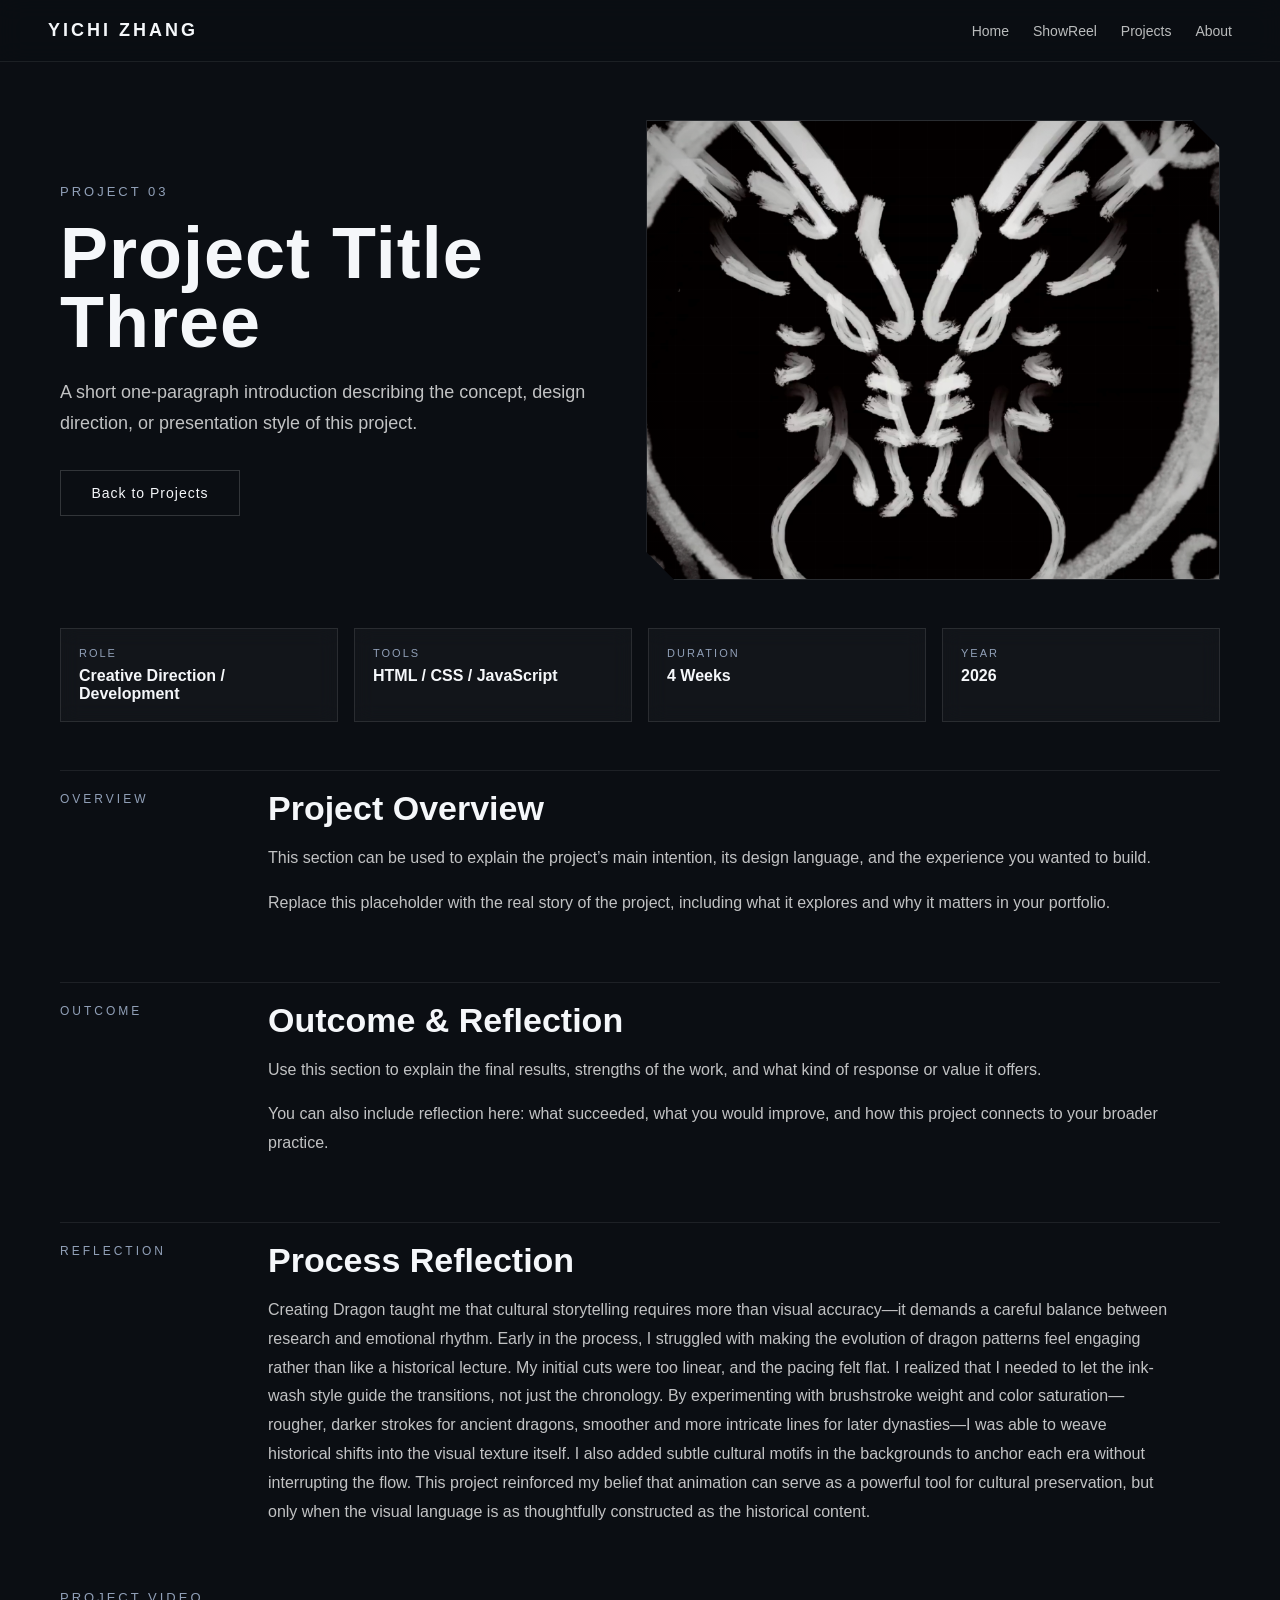
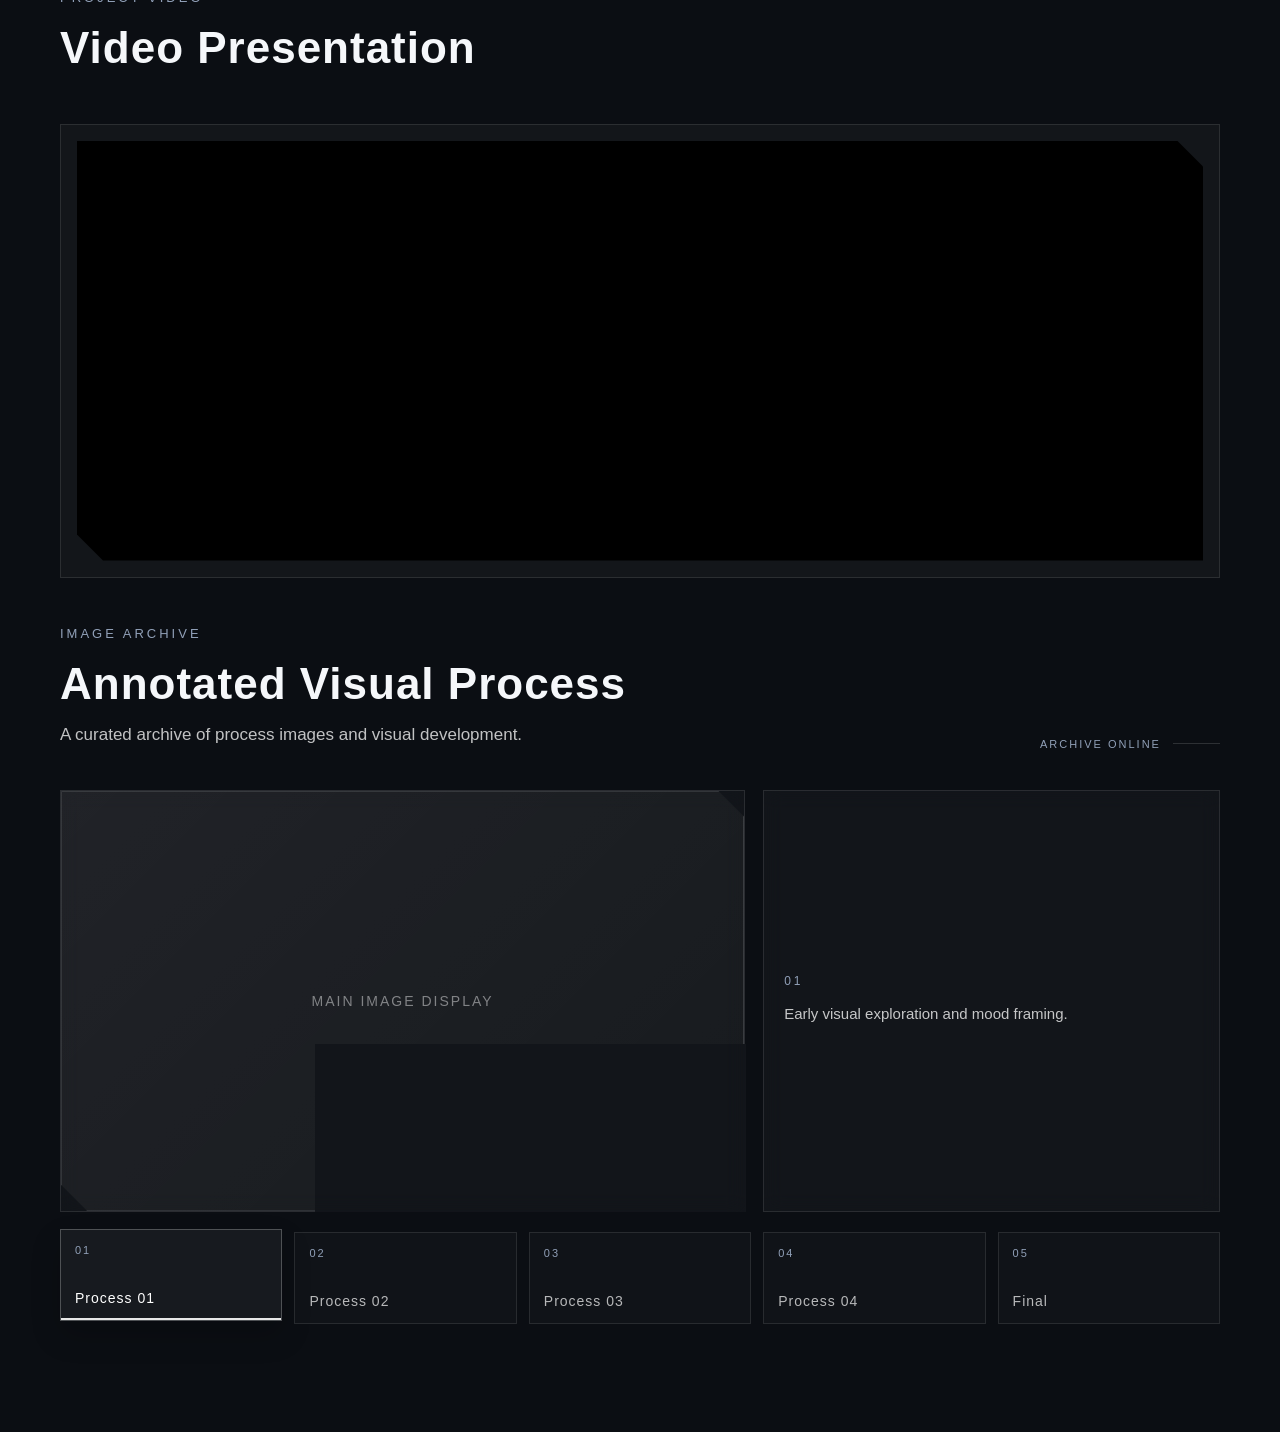
<file: project-3.html>
﻿<!DOCTYPE html>
<html lang="en">
<head>
    <meta charset="UTF-8">
    <meta name="viewport" content="width=device-width, initial-scale=1.0">
    <title>YiChi Zhang - Project 3</title>
    <link rel="stylesheet" href="css/style.css">
</head>
<body class="detail-page-body">
    <header class="site-header">
        <div class="logo">YICHI ZHANG</div>
        <nav class="nav">
            <a href="index.html?panel=home">Home</a>
            <a href="index.html?panel=showreel">ShowReel</a>
            <a href="index.html?panel=projects">Projects</a>
            <a href="index.html?panel=about">About</a>
        </nav>
    </header>

    <main class="project-detail-page">
        <!-- Hero -->
        <section class="project-hero-section">
            <div class="project-hero-grid">
                <div class="project-hero-left">
                    <p class="section-tag">PROJECT 03</p>
                    <h1 class="project-detail-title">Project Title Three</h1>
                    <p class="project-detail-subtitle">
                        A short one-paragraph introduction describing the concept,
                        design direction, or presentation style of this project.
                    </p>

                    <div class="hero-actions">
                        <a class="ghost-btn" href="index.html?panel=projects">Back to Projects</a>
                    </div>
                </div>

                <div class="project-hero-right">
                    <div class="project-hero-image-frame fx-hero-image-frame">
                        <img class="project-hero-image-real" src="images/Image_project2.jpg" alt="Project 1 hero image">
                        <div class="hero-image-overlay-grid"></div>
                        <div class="hero-image-overlay-vignette"></div>
                        <div class="hero-image-overlay-scan"></div>
                    </div>
                </div>
            </div>
        </section>

        <!-- Info Bar -->
        <section class="project-info-section">
            <div class="project-info-grid">
                <div class="project-info-box">
                    <span class="meta-label">ROLE</span>
                    <strong>Creative Direction / Development</strong>
                </div>

                <div class="project-info-box">
                    <span class="meta-label">TOOLS</span>
                    <strong>HTML / CSS / JavaScript</strong>
                </div>

                <div class="project-info-box">
                    <span class="meta-label">DURATION</span>
                    <strong>4 Weeks</strong>
                </div>

                <div class="project-info-box">
                    <span class="meta-label">YEAR</span>
                    <strong>2026</strong>
                </div>
            </div>
        </section>

        <!-- Overview -->
        <section class="project-text-section">
            <div class="project-text-grid">
                <div class="project-text-label">
                    <span>OVERVIEW</span>
                </div>

                <div class="project-text-content">
                    <h2>Project Overview</h2>
                    <p>
                        This section can be used to explain the project’s main intention,
                        its design language, and the experience you wanted to build.
                    </p>
                    <p>
                        Replace this placeholder with the real story of the project,
                        including what it explores and why it matters in your portfolio.
                    </p>
                </div>
            </div>
        </section>

        <!-- Concept -->
        <section class="project-text-section">
            <div class="project-text-grid">
                <div class="project-text-label">
                    <span>OUTCOME</span>
                </div>

                <div class="project-text-content">
                    <h2>Outcome & Reflection</h2>
                    <p>
                        Use this section to explain the final results, strengths of the work,
                        and what kind of response or value it offers.
                    </p>
                    <p>
                        You can also include reflection here: what succeeded, what you would
                        improve, and how this project connects to your broader practice.
                    </p>
                </div>
            </div>
        </section>

        <!-- Reflection -->
        <section class="project-text-section">
            <div class="project-text-grid">
                <div class="project-text-label">
                    <span>REFLECTION</span>
                </div>

                <div class="project-text-content">
                    <h2>Process Reflection</h2>
                    <p>
                        Creating Dragon taught me that cultural storytelling requires more than visual accuracy—it demands a careful balance between research and emotional rhythm. Early in the process, I struggled with making the evolution of dragon patterns feel engaging rather than like a historical lecture. My initial cuts were too linear, and the pacing felt flat. I realized that I needed to let the ink-wash style guide the transitions, not just the chronology. By experimenting with brushstroke weight and color saturation—rougher, darker strokes for ancient dragons, smoother and more intricate lines for later dynasties—I was able to weave historical shifts into the visual texture itself. I also added subtle cultural motifs in the backgrounds to anchor each era without interrupting the flow. This project reinforced my belief that animation can serve as a powerful tool for cultural preservation, but only when the visual language is as thoughtfully constructed as the historical content.
                    </p>
                </div>
            </div>
        </section>

        <!-- Project Video -->
        <section class="project-gallery-section project-video-section">
            <div class="project-gallery-header">
                <p class="section-tag">PROJECT VIDEO</p>
                <h2 class="section-title">Video Presentation</h2>
            </div>

            <div class="project-video-wrapper">



                <div class="project-youtube-embed">
                    <iframe src="https://www.youtube.com/embed/j0XDtj9M8vc"
                            title="Project Video"
                            frameborder="0"
                            allowfullscreen>
                    </iframe>
                </div>

            </div>
        </section>

        <!-- Image Archive -->
        <section class="project-gallery-section image-archive-section">
            <div class="project-gallery-header media-archive-header">
                <div>
                    <p class="section-tag">IMAGE ARCHIVE</p>
                    <h2 class="section-title">Annotated Visual Process</h2>
                    <p class="section-desc">
                        A curated archive of process images and visual development.
                    </p>
                </div>

                <div class="filmstrip-status-ui">
                    <span class="filmstrip-status-label">ARCHIVE ONLINE</span>
                    <span class="filmstrip-status-line"></span>
                </div>
            </div>

            <div class="media-viewer-main">
                <div class="media-viewer-display">
                    <div class="placeholder-card media-viewer-hero" id="imageArchiveHero">
                        <span>MAIN IMAGE DISPLAY</span>
                    </div>
                </div>

                <div class="media-viewer-caption" id="imageArchiveCaption">
                    <span class="film-caption-index">01</span>
                    <p>
                        Early visual exploration and mood framing.
                    </p>
                </div>
            </div>

            <div class="media-thumbnail-strip">
                <button class="media-thumb is-active" type="button" data-image-label="01" data-image-caption="Early visual exploration and mood framing.">
                    <span class="media-thumb-index">01</span>
                    <span class="media-thumb-title">Process 01</span>
                </button>

                <button class="media-thumb" type="button" data-image-label="02" data-image-caption="Layout revision and structural development.">
                    <span class="media-thumb-index">02</span>
                    <span class="media-thumb-title">Process 02</span>
                </button>

                <button class="media-thumb" type="button" data-image-label="03" data-image-caption="Refined visual direction with clearer hierarchy.">
                    <span class="media-thumb-index">03</span>
                    <span class="media-thumb-title">Process 03</span>
                </button>

                <button class="media-thumb" type="button" data-image-label="04" data-image-caption="Near-final process state and visual refinement.">
                    <span class="media-thumb-index">04</span>
                    <span class="media-thumb-title">Process 04</span>
                </button>

                <button class="media-thumb" type="button" data-image-label="05" data-image-caption="Final outcome and presentation reference.">
                    <span class="media-thumb-index">05</span>
                    <span class="media-thumb-title">Final</span>
                </button>
            </div>
        </section>
    </main>

    <script src="js/main.js"></script>
</body>
</html>
</file>
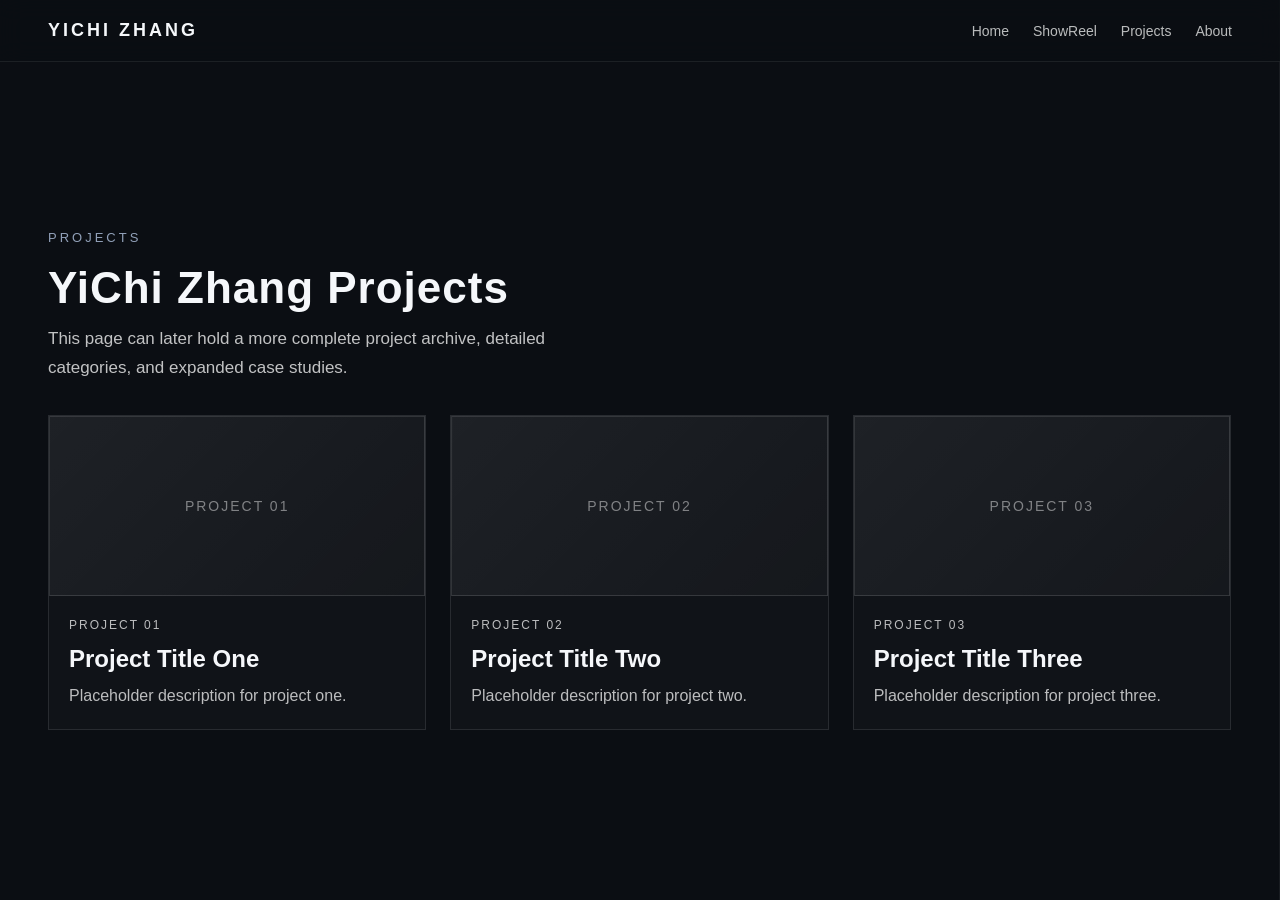
<file: projects.html>
﻿<!DOCTYPE html>
<html lang="en">
<head>
    <meta charset="UTF-8">
    <meta name="viewport" content="width=device-width, initial-scale=1.0">
    <title>YiChi Zhang - Projects</title>
    <link rel="stylesheet" href="css/style.css">
</head>
<body>
    <header class="site-header">
        <div class="logo">YICHI ZHANG</div>
        <nav class="nav">
            <a href="index.html">Home</a>
            <a href="index.html">ShowReel</a>
            <a href="index.html">Projects</a>
            <a href="index.html">About</a>
        </nav>
    </header>

    <main class="panel" style="width:100vw;height:100vh;overflow:auto;">
        <div class="panel-inner projects-preview-layout">
            <div class="projects-header">
                <p class="section-tag">PROJECTS</p>
                <h1 class="section-title">YiChi Zhang Projects</h1>
                <p class="section-desc">
                    This page can later hold a more complete project archive,
                    detailed categories, and expanded case studies.
                </p>
            </div>

            <div class="project-preview-grid">
                <a class="project-preview-card" href="project-1.html">
                    <div class="placeholder-card project-placeholder"><span>PROJECT 01</span></div>
                    <div class="project-preview-info">
                        <p class="project-index">PROJECT 01</p>
                        <h3>Project Title One</h3>
                        <p>Placeholder description for project one.</p>
                    </div>
                </a>

                <a class="project-preview-card" href="project-2.html">
                    <div class="placeholder-card project-placeholder"><span>PROJECT 02</span></div>
                    <div class="project-preview-info">
                        <p class="project-index">PROJECT 02</p>
                        <h3>Project Title Two</h3>
                        <p>Placeholder description for project two.</p>
                    </div>
                </a>

                <a class="project-preview-card" href="project-3.html">
                    <div class="placeholder-card project-placeholder"><span>PROJECT 03</span></div>
                    <div class="project-preview-info">
                        <p class="project-index">PROJECT 03</p>
                        <h3>Project Title Three</h3>
                        <p>Placeholder description for project three.</p>
                    </div>
                </a>
            </div>
        </div>
    </main>

    <script src="js/main.js"></script>
</body>
</html>
</file>
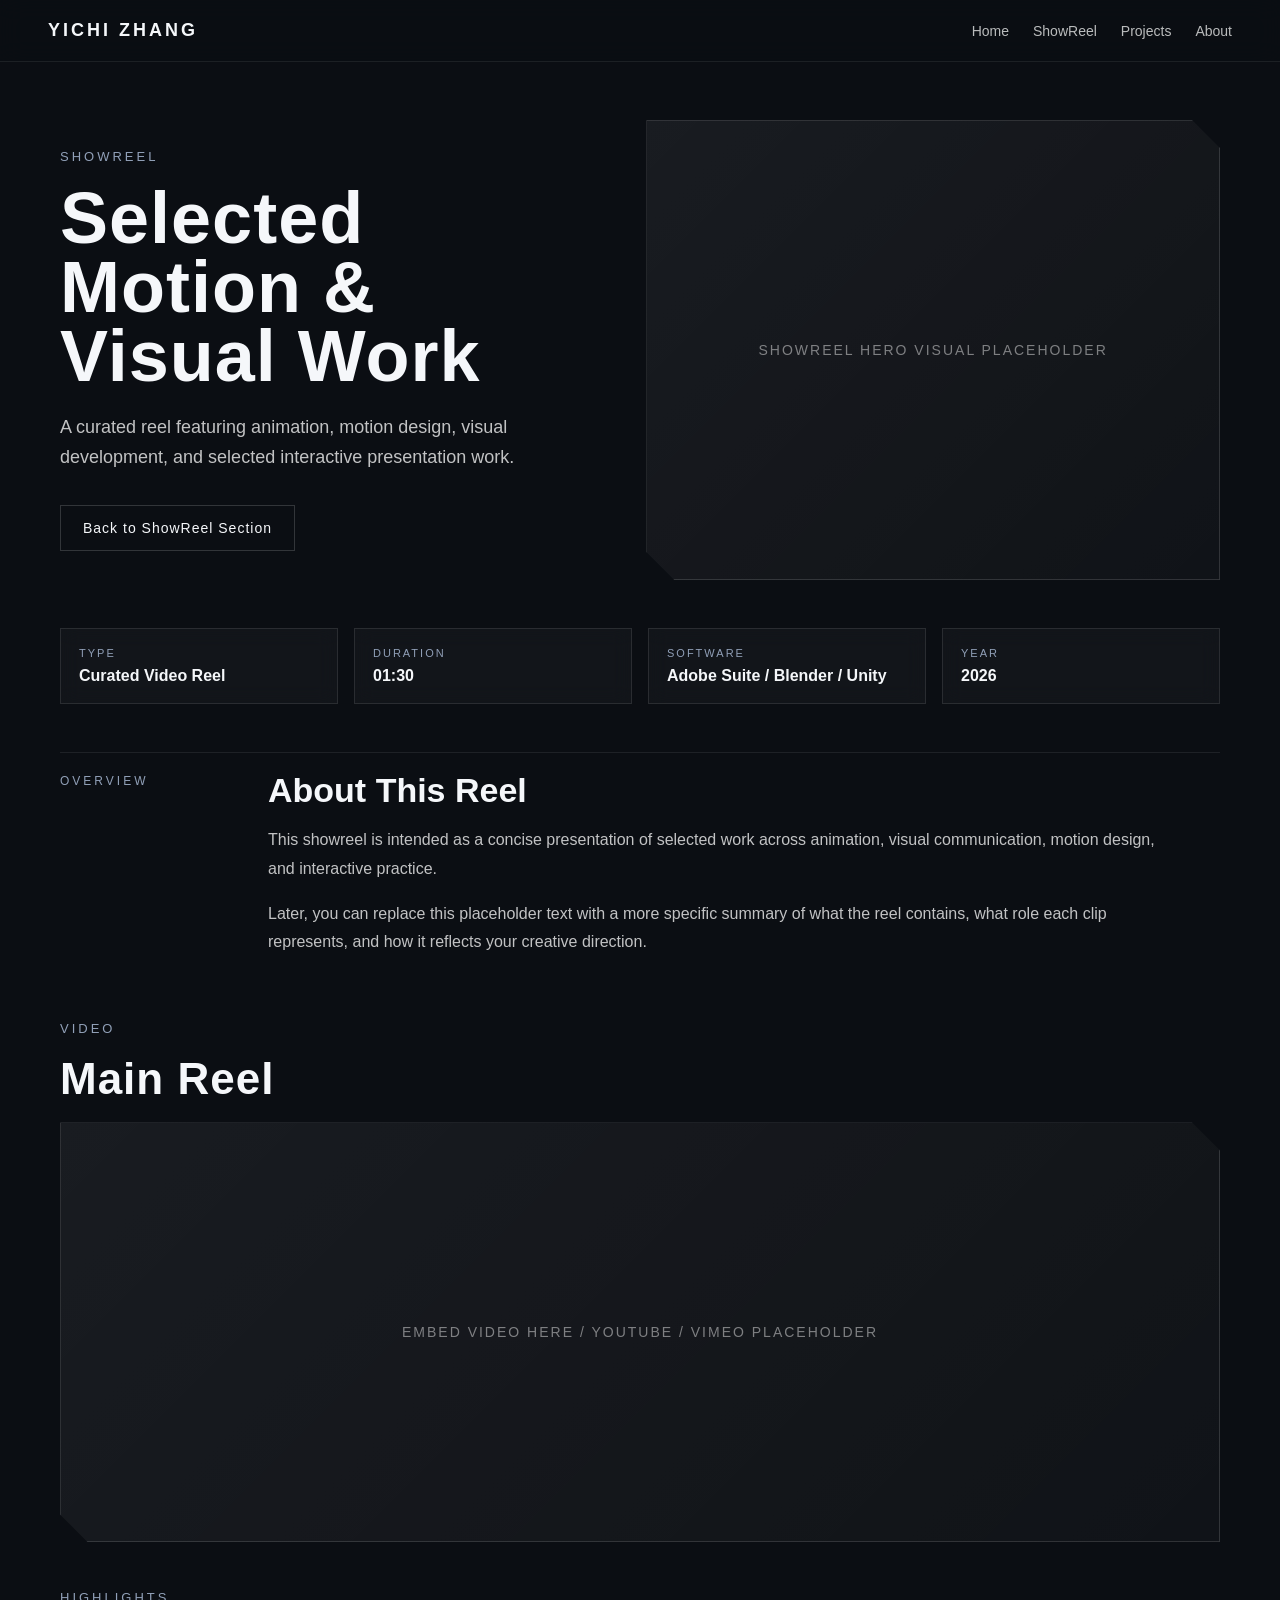
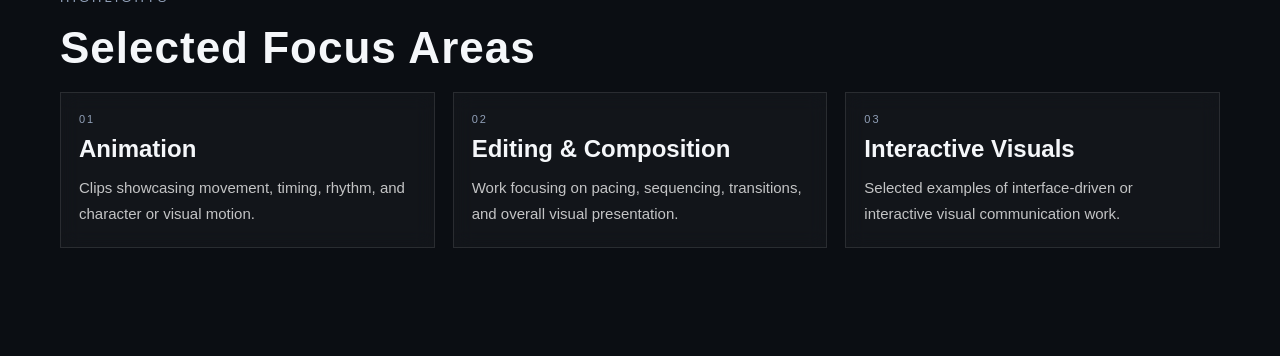
<file: showreel.html>
﻿<!DOCTYPE html>
<html lang="en">
<head>
    <meta charset="UTF-8">
    <meta name="viewport" content="width=device-width, initial-scale=1.0">
    <title>YiChi Zhang - ShowReel</title>
    <link rel="stylesheet" href="css/style.css">
</head>
<body class="detail-page-body">
    <header class="site-header">
        <div class="logo">YICHI ZHANG</div>
        <nav class="nav">
            <a href="index.html?panel=home">Home</a>
            <a href="index.html?panel=showreel">ShowReel</a>
            <a href="index.html?panel=projects">Projects</a>
            <a href="index.html?panel=about">About</a>
        </nav>
    </header>

    <main class="project-detail-page">
        <!-- Hero -->
        <section class="project-hero-section">
            <div class="project-hero-grid">
                <div class="project-hero-left">
                    <p class="section-tag">SHOWREEL</p>
                    <h1 class="project-detail-title">Selected Motion & Visual Work</h1>
                    <p class="project-detail-subtitle">
                        A curated reel featuring animation, motion design, visual development,
                        and selected interactive presentation work.
                    </p>

                    <div class="hero-actions">
                        <a class="ghost-btn" href="index.html?panel=showreel">Back to ShowReel Section</a>
                    </div>
                </div>

                <div class="project-hero-right">
                    <div class="placeholder-card project-hero-image">
                        <span>SHOWREEL HERO VISUAL PLACEHOLDER</span>
                    </div>
                </div>
            </div>
        </section>

        <!-- Info -->
        <section class="project-info-section">
            <div class="project-info-grid">
                <div class="project-info-box">
                    <span class="meta-label">TYPE</span>
                    <strong>Curated Video Reel</strong>
                </div>

                <div class="project-info-box">
                    <span class="meta-label">DURATION</span>
                    <strong>01:30</strong>
                </div>

                <div class="project-info-box">
                    <span class="meta-label">SOFTWARE</span>
                    <strong>Adobe Suite / Blender / Unity</strong>
                </div>

                <div class="project-info-box">
                    <span class="meta-label">YEAR</span>
                    <strong>2026</strong>
                </div>
            </div>
        </section>

        <!-- Overview -->
        <section class="project-text-section">
            <div class="project-text-grid">
                <div class="project-text-label">
                    <span>OVERVIEW</span>
                </div>

                <div class="project-text-content">
                    <h2>About This Reel</h2>
                    <p>
                        This showreel is intended as a concise presentation of selected work
                        across animation, visual communication, motion design, and interactive practice.
                    </p>
                    <p>
                        Later, you can replace this placeholder text with a more specific summary
                        of what the reel contains, what role each clip represents, and how it reflects
                        your creative direction.
                    </p>
                </div>
            </div>
        </section>

        <!-- Video -->
        <section class="project-gallery-section">
            <div class="project-gallery-header">
                <p class="section-tag">VIDEO</p>
                <h2 class="section-title">Main Reel</h2>
            </div>

            <div class="placeholder-card reel-main-video-card">
                <span>EMBED VIDEO HERE / YOUTUBE / VIMEO PLACEHOLDER</span>
            </div>
        </section>

        <!-- Highlights -->
        <section class="project-gallery-section">
            <div class="project-gallery-header">
                <p class="section-tag">HIGHLIGHTS</p>
                <h2 class="section-title">Selected Focus Areas</h2>
            </div>

            <div class="showreel-highlights-grid">
                <div class="showreel-highlight-card">
                    <span class="meta-label">01</span>
                    <h3>Animation</h3>
                    <p>
                        Clips showcasing movement, timing, rhythm, and character or visual motion.
                    </p>
                </div>

                <div class="showreel-highlight-card">
                    <span class="meta-label">02</span>
                    <h3>Editing & Composition</h3>
                    <p>
                        Work focusing on pacing, sequencing, transitions, and overall visual presentation.
                    </p>
                </div>

                <div class="showreel-highlight-card">
                    <span class="meta-label">03</span>
                    <h3>Interactive Visuals</h3>
                    <p>
                        Selected examples of interface-driven or interactive visual communication work.
                    </p>
                </div>
            </div>
        </section>
    </main>

    <script src="js/main.js"></script>
</body>
</html>
</file>
<file: css/style.css>
﻿* {
    margin: 0;
    padding: 0;
    box-sizing: border-box;
}

html,
html,
body {
    width: 100%;
    margin: 0;
    padding: 0;
}

    /* 首页：锁住普通滚动，用横向切屏 */
    body.home-page-body {
        height: 100vh;
        overflow: hidden;
    }

    /* 项目详情页：允许正常上下滚动 */
    body.detail-page-body {
        min-height: 100vh;
        height: auto;
        overflow-x: hidden;
        overflow-y: auto;
    }

body {
    font-family: Arial, Helvetica, sans-serif;
    background: #0b0e13;
    color: #f5f7fa;
}

a {
    color: inherit;
    text-decoration: none;
}

/* 顶部导航 */
.site-header {
    position: fixed;
    top: 0;
    left: 0;
    width: 100%;
    padding: 20px 48px;
    display: flex;
    justify-content: space-between;
    align-items: center;
    z-index: 1000;
    background: rgba(11, 14, 19, 0.72);
    backdrop-filter: blur(12px);
    border-bottom: 1px solid rgba(255, 255, 255, 0.08);
}

.logo {
    font-size: 18px;
    font-weight: 800;
    letter-spacing: 3px;
}

.nav {
    display: flex;
    gap: 24px;
}

    .nav a {
        font-size: 14px;
        color: rgba(255,255,255,0.72);
        transition: 0.25s ease;
        position: relative;
    }

        .nav a:hover,
        .nav a.active {
            color: #ffffff;
        }

/* 横向滚动大容器 */
.horizontal-scroll-wrapper {
    width: 100vw;
    height: 100vh;
    overflow: hidden;
    position: relative;
}

.horizontal-track {
    display: flex;
    width: 400vw; /* 4个整屏 section */
    height: 100vh;
    transition: transform 0.9s ease;
}

/* 每一屏 */
.panel {
    width: 100vw;
    height: 100vh;
    flex: 0 0 100vw;
    padding: 96px 48px 36px;
    display: flex;
    align-items: center;
    position: relative;
    border-right: 1px solid rgba(255,255,255,0.06);
}

.panel-inner {
    width: 100%;
    max-width: 1400px;
    margin: 0 auto;
}

/* 通用文字 */
.section-tag {
    font-size: 13px;
    letter-spacing: 3px;
    color: #91a0b8;
    margin-bottom: 20px;
}

.section-title {
    font-size: 44px;
    line-height: 1.05;
    margin-bottom: 14px;
    font-weight: 800;
    letter-spacing: 1px;
}

.section-desc {
    max-width: 560px;
    font-size: 17px;
    line-height: 1.7;
    color: rgba(255,255,255,0.75);
}

/* 首页 */
.hero-layout {
    display: grid;
    grid-template-columns: 1.05fr 1fr;
    gap: 50px;
    align-items: center;
}

.main-title {
    font-size: 110px;
    line-height: 0.92;
    font-weight: 900;
    letter-spacing: 2px;
    margin-bottom: 24px;
}

.hero-actions {
    display: flex;
    gap: 16px;
    margin-top: 32px;
    flex-wrap: wrap;
}

.hero-visual {
    position: relative;
    min-height: 520px;
}

/* 按钮 */
.main-btn,
.ghost-btn {
    display: inline-flex;
    align-items: center;
    justify-content: center;
    min-width: 180px;
    padding: 14px 22px;
    font-size: 14px;
    letter-spacing: 1px;
    transition: 0.3s ease;
    border: 1px solid rgba(255,255,255,0.16);
    cursor: pointer;
}

.main-btn {
    background: #f2f4f8;
    color: #0b0e13;
}

    .main-btn:hover {
        transform: translateY(-2px);
    }

.ghost-btn {
    background: transparent;
    color: #f5f7fa;
}

    .ghost-btn:hover {
        background: rgba(255,255,255,0.08);
    }

/* 占位符卡片 */
.placeholder-card {
    width: 100%;
    background: linear-gradient(135deg, rgba(255,255,255,0.06), rgba(255,255,255,0.02));
    border: 1px solid rgba(255,255,255,0.12);
    display: flex;
    align-items: center;
    justify-content: center;
    color: rgba(255,255,255,0.45);
    letter-spacing: 2px;
    position: relative;
    overflow: hidden;
}

    .placeholder-card::before {
        content: "";
        position: absolute;
        inset: 0;
        background: linear-gradient( 120deg, transparent 0%, rgba(255,255,255,0.05) 45%, transparent 100% );
        transform: translateX(-100%);
        animation: shimmer 4s infinite;
    }

    .placeholder-card span {
        position: relative;
        z-index: 2;
        font-size: 14px;
        text-align: center;
        padding: 0 12px;
    }

.large-placeholder {
    height: 520px;
}

.video-placeholder {
    height: 360px;
}

.project-placeholder {
    height: 180px;
}

.portrait-placeholder {
    height: 420px;
}

@keyframes shimmer {
    0% {
        transform: translateX(-100%);
    }

    100% {
        transform: translateX(100%);
    }
}

/* 首页浮动信息框 */
.floating-info {
    position: absolute;
    background: rgba(255,255,255,0.04);
    border: 1px solid rgba(255,255,255,0.12);
    padding: 16px 18px;
    backdrop-filter: blur(8px);
    max-width: 240px;
}

.info-label {
    display: block;
    font-size: 11px;
    color: #95a3bb;
    letter-spacing: 2px;
    margin-bottom: 8px;
}

.info-box-1 {
    top: 30px;
    left: -30px;
}

.info-box-2 {
    right: -20px;
    bottom: 30px;
}

/* 两栏 */
.two-column-layout {
    display: grid;
    grid-template-columns: 1fr 1fr;
    gap: 48px;
    align-items: center;
}

.content-block {
    display: flex;
    flex-direction: column;
    gap: 20px;
}

/* Projects */
.projects-preview-layout {
    display: flex;
    flex-direction: column;
    gap: 32px;
}

.project-preview-grid {
    display: grid;
    grid-template-columns: repeat(3, 1fr);
    gap: 24px;
}

.project-preview-card {
    display: block;
    border: 1px solid rgba(255,255,255,0.1);
    background: rgba(255,255,255,0.02);
    transition: 0.3s ease;
    overflow: hidden;
}

    .project-preview-card:hover {
        transform: translateY(-6px);
        border-color: rgba(255,255,255,0.24);
    }

.project-preview-info {
    padding: 20px;
}

.project-index {
    font-size: 12px;
    letter-spacing: 2px;
    color: #9eb0cb;
    margin-bottom: 10px;
}

.project-preview-info h3 {
    font-size: 24px;
    margin-bottom: 10px;
}

.project-preview-info p {
    color: rgba(255,255,255,0.72);
    line-height: 1.6;
}

.section-bottom-action {
    margin-top: 8px;
}

/* 小屏适配 */
@media (max-width: 1100px) {
    .hero-layout,
    .two-column-layout,
    .project-preview-grid {
        grid-template-columns: 1fr;
    }

    .main-title {
        font-size: 72px;
    }

    .hero-visual {
        min-height: auto;
    }

    .info-box-1,
    .info-box-2 {
        position: static;
        margin-top: 16px;
    }
}

@media (max-width: 768px) {
    .site-header {
        padding: 16px 20px;
        flex-direction: column;
        gap: 12px;
    }

    .panel {
        padding: 130px 24px 40px;
        overflow-y: auto;
    }

    .nav {
        gap: 14px;
        flex-wrap: wrap;
        justify-content: center;
    }

    .main-title {
        font-size: 52px;
    }

    .section-title {
        font-size: 38px;
    }

    .section-desc {
        font-size: 15px;
    }
}
/* =========================
   Projects Rotator Section
   ========================= */

.projects-rotator-layout {
    display: flex;
    flex-direction: column;
    gap: 28px;
    justify-content: center;
}

.projects-rotator-area {
    width: 100%;
    height: 520px;
    position: relative;
    overflow: visible;
}

.projects-rotator {
    width: 100%;
    height: 100%;
    position: relative;
    perspective: 1800px;
}

/* 单张项目卡 */
.rotator-card {
    position: absolute;
    top: 50%;
    left: 50%;
    width: 380px;
    max-width: 90vw;
    transform-style: preserve-3d;
    transition: transform 0.85s ease, opacity 0.85s ease, filter 0.85s ease, z-index 0.85s ease;
    color: #f5f7fa;
}

.rotator-card-inner {
    width: 100%;
    background: rgba(255,255,255,0.03);
    border: 1px solid rgba(255,255,255,0.12);
    backdrop-filter: blur(10px);
    overflow: hidden;
    box-shadow: 0 20px 60px rgba(0,0,0,0.35);
}

.rotator-image {
    height: 210px;
}

.rotator-info {
    padding: 22px;
}

    .rotator-info h3 {
        font-size: 28px;
        margin-bottom: 12px;
    }

    .rotator-info p {
        color: rgba(255,255,255,0.76);
        line-height: 1.65;
    }

/* 三个位置 */
.card-pos-0 {
    transform: translate(-130%, -50%) scale(0.82) rotateY(28deg);
    z-index: 1;
    opacity: 0.55;
    filter: brightness(0.7);
}

.card-pos-1 {
    transform: translate(-50%, -50%) scale(1) rotateY(0deg);
    z-index: 3;
    opacity: 1;
    filter: brightness(1);
}

.card-pos-2 {
    transform: translate(30%, -50%) scale(0.88) rotateY(-18deg);
    z-index: 2;
    opacity: 0.78;
    filter: brightness(0.82);
}

/* 正在翻转的动画感 */
.rotator-card.is-flipping {
    pointer-events: none;
}

    .rotator-card.is-flipping .rotator-card-inner {
        animation: rotatorFlip 0.85s ease;
    }

@keyframes rotatorFlip {
    0% {
        transform: rotateY(0deg) rotateZ(0deg);
    }

    40% {
        transform: rotateY(-90deg) rotateZ(-1deg);
    }

    100% {
        transform: rotateY(-180deg) rotateZ(0deg);
    }
}

/* 控制按钮 */
.rotator-controls {
    display: flex;
    gap: 16px;
    align-items: center;
}

.rotator-btn {
    min-width: 150px;
}

/* 让主卡 hover 更像可点击 */
.card-pos-1:hover .rotator-card-inner {
    border-color: rgba(255,255,255,0.28);
    transform: translateY(-4px);
    transition: 0.3s ease;
}

/* 小屏适配 */
@media (max-width: 1100px) {
    .projects-rotator-area {
        height: 500px;
    }

    .rotator-card {
        width: 360px;
    }

    .card-pos-0 {
        transform: translate(-110%, -50%) scale(0.78) rotateY(20deg);
    }

    .card-pos-2 {
        transform: translate(10%, -50%) scale(0.84) rotateY(-14deg);
    }
}

@media (max-width: 768px) {
    .projects-rotator-area {
        height: 460px;
    }

    .rotator-card {
        width: 82vw;
    }

    .card-pos-0,
    .card-pos-2 {
        opacity: 0.2;
        transform: translate(-50%, -50%) scale(0.88);
    }

    .card-pos-1 {
        transform: translate(-50%, -50%) scale(1);
    }

    .rotator-controls {
        flex-wrap: wrap;
    }
}

.rotator-tip {
    margin-top: 4px;
}

    .rotator-tip p {
        font-size: 13px;
        letter-spacing: 1px;
        color: rgba(255,255,255,0.55);
    }

/* =========================
   Advanced Home Hero
   ========================= */

.hero-panel {
    position: relative;
    overflow: hidden;
}

.hero-bg-grid {
    position: absolute;
    inset: 0;
    background-image: linear-gradient(rgba(255,255,255,0.025) 1px, transparent 1px), linear-gradient(90deg, rgba(255,255,255,0.025) 1px, transparent 1px);
    background-size: 48px 48px;
    opacity: 0.35;
    pointer-events: none;
}

.hero-bg-lines {
    position: absolute;
    inset: 0;
    pointer-events: none;
}

    .hero-bg-lines::before,
    .hero-bg-lines::after {
        content: "";
        position: absolute;
        background: rgba(255,255,255,0.06);
    }

    .hero-bg-lines::before {
        width: 1px;
        height: 100%;
        left: 120px;
        top: 0;
    }

    .hero-bg-lines::after {
        width: 100%;
        height: 1px;
        left: 0;
        top: 130px;
    }

.advanced-hero-layout {
    display: grid;
    grid-template-columns: 90px 1fr 1.05fr;
    gap: 36px;
    align-items: center;
    position: relative;
    z-index: 2;
}

.hero-left-index {
    display: flex;
    align-items: center;
    justify-content: center;
    height: 100%;
}

    .hero-left-index span {
        writing-mode: vertical-rl;
        transform: rotate(180deg);
        font-size: 64px;
        font-weight: 900;
        letter-spacing: 4px;
        color: rgba(255,255,255,0.16);
        line-height: 1;
    }

.advanced-hero-text {
    position: relative;
    padding-right: 10px;
}

.hero-title-wrap {
    position: relative;
    margin-bottom: 26px;
}

.advanced-main-title {
    font-size: 122px;
    line-height: 0.9;
    font-weight: 900;
    letter-spacing: 2px;
    margin-bottom: 0;
    position: relative;
    z-index: 2;
}

.title-side-mark {
    position: absolute;
    right: -18px;
    top: 14px;
    writing-mode: vertical-rl;
    text-orientation: mixed;
}

    .title-side-mark span {
        font-size: 12px;
        letter-spacing: 3px;
        color: rgba(255,255,255,0.42);
    }

.hero-long-desc {
    max-width: 560px;
    margin-bottom: 10px;
}

.hero-meta-row {
    display: flex;
    gap: 18px;
    flex-wrap: wrap;
    margin-top: 28px;
}

.hero-meta-box {
    min-width: 220px;
    padding: 14px 16px;
    background: rgba(255,255,255,0.03);
    border: 1px solid rgba(255,255,255,0.1);
    backdrop-filter: blur(10px);
}

.meta-label {
    display: block;
    font-size: 11px;
    letter-spacing: 2px;
    color: #91a0b8;
    margin-bottom: 8px;
}

.advanced-hero-visual {
    position: relative;
    min-height: 560px;
}

.main-visual-frame {
    position: relative;
    width: 100%;
    max-width: 620px;
    margin-left: auto;
}

.clipped-placeholder {
    clip-path: polygon( 0 0, calc(100% - 42px) 0, 100% 42px, 100% 100%, 42px 100%, 0 calc(100% - 42px) );
}

.frame-corner {
    position: absolute;
    width: 34px;
    height: 34px;
    border-color: rgba(255,255,255,0.28);
    z-index: 3;
}

.frame-corner-top-left {
    top: -10px;
    left: -10px;
    border-top: 2px solid;
    border-left: 2px solid;
}

.frame-corner-top-right {
    top: -10px;
    right: -10px;
    border-top: 2px solid;
    border-right: 2px solid;
}

.frame-corner-bottom-left {
    bottom: -10px;
    left: -10px;
    border-bottom: 2px solid;
    border-left: 2px solid;
}

.frame-corner-bottom-right {
    bottom: -10px;
    right: -10px;
    border-bottom: 2px solid;
    border-right: 2px solid;
}

.info-box-3 {
    left: 40px;
    bottom: 20px;
}

.hero-panel .floating-info {
    box-shadow: 0 18px 40px rgba(0,0,0,0.24);
}

/* 响应式 */
@media (max-width: 1280px) {
    .advanced-main-title {
        font-size: 98px;
    }

    .advanced-hero-layout {
        grid-template-columns: 60px 1fr 1fr;
    }
}

@media (max-width: 1100px) {
    .advanced-hero-layout {
        grid-template-columns: 1fr;
        gap: 28px;
    }

    .hero-left-index {
        display: none;
    }

    .advanced-main-title {
        font-size: 78px;
    }

    .main-visual-frame {
        margin-left: 0;
        max-width: 100%;
    }

    .advanced-hero-visual {
        min-height: auto;
    }

    .title-side-mark {
        position: static;
        margin-top: 12px;
    }

        .title-side-mark span {
            writing-mode: initial;
        }

    .info-box-3 {
        position: static;
        margin-top: 16px;
    }
}

@media (max-width: 768px) {
    .advanced-main-title {
        font-size: 54px;
    }

    .hero-bg-lines::before {
        left: 24px;
    }

    .hero-bg-lines::after {
        top: 108px;
    }

    .hero-meta-box {
        min-width: 100%;
    }
}

/* =========================
   Advanced Projects Section
   ========================= */

.advanced-projects-panel {
    position: relative;
    overflow: hidden;
}

.projects-bg-grid {
    position: absolute;
    inset: 0;
    background-image: linear-gradient(rgba(255,255,255,0.02) 1px, transparent 1px), linear-gradient(90deg, rgba(255,255,255,0.02) 1px, transparent 1px);
    background-size: 44px 44px;
    opacity: 0.32;
    pointer-events: none;
}

.projects-bg-lines {
    position: absolute;
    inset: 0;
    pointer-events: none;
}

    .projects-bg-lines::before,
    .projects-bg-lines::after {
        content: "";
        position: absolute;
        background: rgba(255,255,255,0.06);
    }

    .projects-bg-lines::before {
        width: 1px;
        height: 100%;
        left: 120px;
        top: 0;
    }

    .projects-bg-lines::after {
        width: 100%;
        height: 1px;
        left: 0;
        top: 132px;
    }

.advanced-projects-layout {
    display: grid;
    grid-template-columns: 90px 1fr;
    gap: 36px;
    align-items: start;
    position: relative;
    z-index: 2;
}

.projects-left-index {
    display: flex;
    align-items: center;
    justify-content: center;
    height: 100%;
}

    .projects-left-index span {
        writing-mode: vertical-rl;
        transform: rotate(180deg);
        font-size: 64px;
        font-weight: 900;
        letter-spacing: 4px;
        color: rgba(255,255,255,0.16);
        line-height: 1;
    }

.projects-main-content {
    display: flex;
    flex-direction: column;
    gap: 16px;
}

.projects-topbar {
    display: flex;
    justify-content: space-between;
    align-items: flex-start;
    gap: 24px;
    flex-wrap: wrap;
}

.projects-status-box {
    min-width: 240px;
    padding: 14px 16px;
    background: rgba(255,255,255,0.03);
    border: 1px solid rgba(255,255,255,0.12);
    backdrop-filter: blur(10px);
}

.advanced-rotator-area {
    height: 460px;
}

.advanced-rotator-card {
    position: relative;
    background: rgba(255,255,255,0.035);
    border: 1px solid rgba(255,255,255,0.12);
    backdrop-filter: blur(10px);
    overflow: hidden;
    clip-path: polygon( 0 0, calc(100% - 28px) 0, 100% 28px, 100% 100%, 28px 100%, 0 calc(100% - 28px) );
}

.rotator-card-hud {
    display: flex;
    justify-content: space-between;
    align-items: center;
    padding: 12px 16px;
    border-bottom: 1px solid rgba(255,255,255,0.08);
    background: rgba(255,255,255,0.025);
}

.hud-label,
.hud-status {
    font-size: 11px;
    letter-spacing: 2px;
    color: #9caec8;
}

.clipped-rotator-image {
    clip-path: polygon( 0 0, calc(100% - 24px) 0, 100% 24px, 100% 100%, 0 100% );
}

.rotator-footer-meta {
    display: flex;
    gap: 10px;
    flex-wrap: wrap;
    margin-top: 18px;
}

    .rotator-footer-meta span {
        font-size: 11px;
        letter-spacing: 1.5px;
        padding: 6px 10px;
        border: 1px solid rgba(255,255,255,0.14);
        color: rgba(255,255,255,0.7);
        background: rgba(255,255,255,0.03);
    }

.advanced-rotator-bottom {
    display: flex;
    justify-content: space-between;
    align-items: center;
    gap: 24px;
    flex-wrap: wrap;
}

.rotator-indicator {
    display: flex;
    align-items: center;
    gap: 10px;
}

.indicator-item {
    font-size: 14px;
    letter-spacing: 2px;
    color: rgba(255,255,255,0.38);
    transition: 0.3s ease;
}

    .indicator-item.active {
        color: #ffffff;
        font-weight: 700;
    }

.indicator-divider {
    width: 24px;
    height: 1px;
    background: rgba(255,255,255,0.18);
}

/* 主卡更突出 */
.card-pos-1 .advanced-rotator-card {
    border-color: rgba(255,255,255,0.22);
    box-shadow: 0 24px 70px rgba(0,0,0,0.4);
}

/* 侧卡弱化 */
.card-pos-0 .advanced-rotator-card,
.card-pos-2 .advanced-rotator-card {
    border-color: rgba(255,255,255,0.08);
}

/* 响应式 */
@media (max-width: 1100px) {
    .advanced-projects-layout {
        grid-template-columns: 1fr;
    }

    .projects-left-index {
        display: none;
    }

    .advanced-rotator-area {
        height: 520px;
    }
}

@media (max-width: 768px) {
    .projects-bg-lines::before {
        left: 24px;
    }

    .projects-bg-lines::after {
        top: 110px;
    }

    .advanced-rotator-bottom {
        align-items: flex-start;
    }
}

/* =========================
   Project Detail Page
   ========================= */

.project-detail-page {
    min-height: 100vh;
    padding: 120px 60px 60px;
    background: #0b0e13;
    color: #f5f7fa;
}

.project-hero-section,
.project-info-section,
.project-text-section,
.project-gallery-section {
    width: 100%;
    max-width: 1400px;
    margin: 0 auto 48px;
}

.project-hero-grid {
    display: grid;
    grid-template-columns: 1fr 1.05fr;
    gap: 40px;
    align-items: center;
}

.project-detail-title {
    font-size: 72px;
    line-height: 0.96;
    font-weight: 900;
    letter-spacing: 1px;
    margin-bottom: 20px;
}

.project-detail-subtitle {
    max-width: 620px;
    font-size: 18px;
    line-height: 1.7;
    color: rgba(255,255,255,0.75);
    margin-bottom: 28px;
}

.project-hero-image {
    height: 460px;
    clip-path: polygon( 0 0, calc(100% - 28px) 0, 100% 28px, 100% 100%, 28px 100%, 0 calc(100% - 28px) );
}

/* Info Bar */
.project-info-grid {
    display: grid;
    grid-template-columns: repeat(4, 1fr);
    gap: 16px;
}

.project-info-box {
    padding: 18px 18px;
    background: rgba(255,255,255,0.03);
    border: 1px solid rgba(255,255,255,0.1);
    backdrop-filter: blur(10px);
}

/* Text Sections */
.project-text-grid {
    display: grid;
    grid-template-columns: 180px 1fr;
    gap: 28px;
    align-items: start;
    padding-top: 18px;
    border-top: 1px solid rgba(255,255,255,0.08);
}

.project-text-label span {
    font-size: 12px;
    letter-spacing: 3px;
    color: #91a0b8;
}

.project-text-content h2 {
    font-size: 34px;
    margin-bottom: 16px;
}

.project-text-content p {
    max-width: 900px;
    color: rgba(255,255,255,0.75);
    line-height: 1.8;
    font-size: 16px;
    margin-bottom: 16px;
}

/* Gallery */
.project-gallery-header {
    margin-bottom: 20px;
}

.project-gallery-grid {
    display: grid;
    grid-template-columns: 1.2fr 1fr 1fr;
    gap: 18px;
}

.gallery-card {
    min-height: 260px;
}

.large-gallery-card {
    min-height: 260px;
}

/* Responsive */
@media (max-width: 1100px) {
    .project-hero-grid,
    .project-info-grid,
    .project-gallery-grid,
    .project-text-grid {
        grid-template-columns: 1fr;
    }

    .project-detail-title {
        font-size: 54px;
    }

    .project-hero-image {
        height: 360px;
    }
}

@media (max-width: 768px) {
    .project-detail-page {
        padding: 120px 24px 40px;
    }

    .project-detail-title {
        font-size: 40px;
    }

    .project-detail-subtitle {
        font-size: 16px;
    }

    .project-text-content h2 {
        font-size: 28px;
    }

    .gallery-card,
    .large-gallery-card {
        min-height: 220px;
    }
}

/* =========================
   Fix scroll for detail pages
   ========================= */

body.detail-page-body {
    width: 100%;
    min-height: 100vh;
    height: auto;
    overflow-x: hidden;
    overflow-y: auto;
}

    body.detail-page-body .project-detail-page {
        min-height: auto;
    }

    /* =========================
   Fix scroll for detail pages
   ========================= */

    body.detail-page-body .project-detail-page {
        min-height: auto;
        padding-top: 120px;
        padding-bottom: 60px;
    }

    body.detail-page-body .site-header {
        position: fixed;
    }

body.detail-page-body {
    position: relative;
}

/* =========================
   Advanced ShowReel Section
   ========================= */

.advanced-showreel-panel {
    position: relative;
    overflow: hidden;
}

.showreel-bg-grid {
    position: absolute;
    inset: 0;
    background-image: linear-gradient(rgba(255,255,255,0.02) 1px, transparent 1px), linear-gradient(90deg, rgba(255,255,255,0.02) 1px, transparent 1px);
    background-size: 44px 44px;
    opacity: 0.32;
    pointer-events: none;
}

.showreel-bg-lines {
    position: absolute;
    inset: 0;
    pointer-events: none;
}

    .showreel-bg-lines::before,
    .showreel-bg-lines::after {
        content: "";
        position: absolute;
        background: rgba(255,255,255,0.06);
    }

    .showreel-bg-lines::before {
        width: 1px;
        height: 100%;
        left: 120px;
        top: 0;
    }

    .showreel-bg-lines::after {
        width: 100%;
        height: 1px;
        left: 0;
        top: 132px;
    }

.advanced-showreel-layout {
    display: grid;
    grid-template-columns: 90px 1fr;
    gap: 36px;
    align-items: start;
    position: relative;
    z-index: 2;
}

.showreel-left-index {
    display: flex;
    align-items: center;
    justify-content: center;
    height: 100%;
}

    .showreel-left-index span {
        writing-mode: vertical-rl;
        transform: rotate(180deg);
        font-size: 64px;
        font-weight: 900;
        letter-spacing: 4px;
        color: rgba(255,255,255,0.16);
        line-height: 1;
    }

.showreel-main-content {
    display: flex;
    flex-direction: column;
    gap: 20px;
}

.showreel-topbar {
    display: flex;
    justify-content: space-between;
    align-items: flex-start;
    gap: 24px;
    flex-wrap: wrap;
}

.showreel-status-box {
    min-width: 240px;
    padding: 14px 16px;
    background: rgba(255,255,255,0.03);
    border: 1px solid rgba(255,255,255,0.12);
    backdrop-filter: blur(10px);
}

.showreel-content-grid {
    display: grid;
    grid-template-columns: 0.9fr 1.15fr;
    gap: 28px;
    align-items: center;
}

.showreel-text-block {
    display: flex;
    flex-direction: column;
    gap: 26px;
}

.showreel-meta-row {
    display: flex;
    flex-direction: column;
    gap: 14px;
}

.showreel-video-area {
    position: relative;
    min-height: 460px;
}

.showreel-video-frame {
    position: relative;
    width: 100%;
    max-width: 700px;
    margin-left: auto;
}

.showreel-video-placeholder {
    height: 420px;
}

.clipped-showreel-video {
    clip-path: polygon( 0 0, calc(100% - 34px) 0, 100% 34px, 100% 100%, 34px 100%, 0 calc(100% - 34px) );
}

.showreel-info-box-1 {
    top: 24px;
    left: -20px;
}

.showreel-info-box-2 {
    right: -10px;
    bottom: 24px;
}

/* 响应式 */
@media (max-width: 1100px) {
    .advanced-showreel-layout {
        grid-template-columns: 1fr;
    }

    .showreel-left-index {
        display: none;
    }

    .showreel-content-grid {
        grid-template-columns: 1fr;
    }

    .showreel-video-frame {
        margin-left: 0;
        max-width: 100%;
    }

    .showreel-video-area {
        min-height: auto;
    }

    .showreel-info-box-1,
    .showreel-info-box-2 {
        position: static;
        margin-top: 16px;
    }
}

@media (max-width: 768px) {
    .showreel-bg-lines::before {
        left: 24px;
    }

    .showreel-bg-lines::after {
        top: 110px;
    }

    .showreel-video-placeholder {
        height: 300px;
    }
}

#showreel.panel {
    padding-top: 88px;
    padding-bottom: 28px;
}

#showreel .section-title {
    font-size: 44px;
    margin-bottom: 12px;
}

#showreel .section-desc {
    font-size: 15px;
    line-height: 1.6;
    max-width: 760px;
}

#showreel .showreel-main-content {
    gap: 16px;
}

#showreel .showreel-video-placeholder {
    height: 360px;
}

/* =========================
   Advanced About Section
   ========================= */

.advanced-about-panel {
    position: relative;
    overflow: hidden;
}

.about-bg-grid {
    position: absolute;
    inset: 0;
    background-image: linear-gradient(rgba(255,255,255,0.02) 1px, transparent 1px), linear-gradient(90deg, rgba(255,255,255,0.02) 1px, transparent 1px);
    background-size: 44px 44px;
    opacity: 0.32;
    pointer-events: none;
}

.about-bg-lines {
    position: absolute;
    inset: 0;
    pointer-events: none;
}

    .about-bg-lines::before,
    .about-bg-lines::after {
        content: "";
        position: absolute;
        background: rgba(255,255,255,0.06);
    }

    .about-bg-lines::before {
        width: 1px;
        height: 100%;
        left: 120px;
        top: 0;
    }

    .about-bg-lines::after {
        width: 100%;
        height: 1px;
        left: 0;
        top: 132px;
    }

.advanced-about-layout {
    display: grid;
    grid-template-columns: 90px 1fr;
    gap: 36px;
    align-items: start;
    position: relative;
    z-index: 2;
}

.about-left-index {
    display: flex;
    align-items: center;
    justify-content: center;
    height: 100%;
}

    .about-left-index span {
        writing-mode: vertical-rl;
        transform: rotate(180deg);
        font-size: 64px;
        font-weight: 900;
        letter-spacing: 4px;
        color: rgba(255,255,255,0.16);
        line-height: 1;
    }

.about-main-content {
    display: flex;
    flex-direction: column;
    gap: 20px;
}

.about-topbar {
    display: flex;
    justify-content: space-between;
    align-items: flex-start;
    gap: 24px;
    flex-wrap: wrap;
}

.about-status-box {
    min-width: 240px;
    padding: 14px 16px;
    background: rgba(255,255,255,0.03);
    border: 1px solid rgba(255,255,255,0.12);
    backdrop-filter: blur(10px);
}

.about-content-grid {
    display: grid;
    grid-template-columns: 1.05fr 0.95fr;
    gap: 24px;
    align-items: start;
}

.about-text-block,
.about-side-panel {
    display: flex;
    flex-direction: column;
    gap: 18px;
}

.about-intro-card,
.about-tags-block,
.about-social-box,
.about-contact-box {
    padding: 18px;
    background: rgba(255,255,255,0.03);
    border: 1px solid rgba(255,255,255,0.1);
    backdrop-filter: blur(10px);
}

    .about-intro-card p {
        margin-top: 10px;
        color: rgba(255,255,255,0.76);
        line-height: 1.8;
        font-size: 16px;
    }

.about-tags {
    display: flex;
    gap: 10px;
    flex-wrap: wrap;
    margin-top: 12px;
}

    .about-tags span {
        font-size: 12px;
        letter-spacing: 1.2px;
        padding: 8px 12px;
        background: rgba(255,255,255,0.03);
        border: 1px solid rgba(255,255,255,0.12);
        color: rgba(255,255,255,0.8);
    }

.social-link-list {
    display: flex;
    flex-direction: column;
    gap: 12px;
    margin-top: 12px;
}

.social-link-btn {
    display: flex;
    align-items: center;
    justify-content: space-between;
    min-height: 48px;
    padding: 12px 14px;
    border: 1px solid rgba(255,255,255,0.12);
    background: rgba(255,255,255,0.025);
    color: rgba(255,255,255,0.86);
    transition: 0.3s ease;
}

    .social-link-btn:hover {
        transform: translateX(4px);
        border-color: rgba(255,255,255,0.24);
        background: rgba(255,255,255,0.05);
    }

.contact-info-list {
    display: flex;
    flex-direction: column;
    gap: 14px;
    margin-top: 12px;
}

.contact-info-item {
    padding: 12px 14px;
    border: 1px solid rgba(255,255,255,0.1);
    background: rgba(255,255,255,0.02);
}

.contact-label {
    display: block;
    font-size: 11px;
    letter-spacing: 2px;
    color: #91a0b8;
    margin-bottom: 8px;
}

/* Illustration strip */
.about-showcase-section {
    display: flex;
    flex-direction: column;
    gap: 14px;
}

.about-showcase-title {
    font-size: 26px;
    font-weight: 700;
}

.about-showcase-strip {
    display: grid;
    grid-template-columns: 1.45fr 1fr 1fr 1fr;
    gap: 16px;
    align-items: stretch;
}

.about-showcase-card {
    min-height: 220px;
    clip-path: polygon( 0 0, calc(100% - 22px) 0, 100% 22px, 100% 100%, 22px 100%, 0 calc(100% - 22px) );
}

.large-showcase-card {
    min-height: 220px;
}

/* 让 About 这屏更稳地装下内容 */
#about.panel {
    padding-top: 88px;
    padding-bottom: 28px;
}

#about .section-title {
    font-size: 44px;
    margin-bottom: 12px;
}

#about .section-desc {
    font-size: 15px;
    line-height: 1.6;
    max-width: 760px;
}

#about .about-main-content {
    gap: 16px;
}

/* Responsive */
@media (max-width: 1100px) {
    .advanced-about-layout {
        grid-template-columns: 1fr;
    }

    .about-left-index {
        display: none;
    }

    .about-content-grid,
    .about-showcase-strip {
        grid-template-columns: 1fr;
    }
}

@media (max-width: 768px) {
    .about-bg-lines::before {
        left: 24px;
    }

    .about-bg-lines::after {
        top: 110px;
    }

    .about-showcase-card,
    .large-showcase-card {
        min-height: 180px;
    }
}

/* =========================
   Compact About Section
   ========================= */

.compact-about-panel .about-main-content {
    gap: 14px;
}

.compact-about-grid {
    grid-template-columns: 1fr 0.9fr;
    gap: 18px;
}

#about.panel {
    padding-top: 88px;
    padding-bottom: 24px;
}

#about .section-title {
    font-size: 42px;
    margin-bottom: 10px;
}

#about .section-desc {
    font-size: 15px;
    line-height: 1.55;
    max-width: 720px;
}

#about .about-intro-card,
#about .about-tags-block,
#about .about-social-box,
#about .about-contact-box {
    padding: 16px;
}

    #about .about-intro-card p {
        font-size: 15px;
        line-height: 1.7;
    }

#about .social-link-list {
    gap: 10px;
}

#about .social-link-btn {
    min-height: 42px;
    padding: 10px 12px;
}

#about .contact-info-list {
    gap: 10px;
}

#about .contact-info-item {
    padding: 10px 12px;
}

@media (max-width: 1100px) {
    .compact-about-grid {
        grid-template-columns: 1fr;
    }
}

/* =========================
   ShowReel Detail Page
   ========================= */

.reel-main-video-card {
    min-height: 420px;
    clip-path: polygon( 0 0, calc(100% - 28px) 0, 100% 28px, 100% 100%, 28px 100%, 0 calc(100% - 28px) );
}

.showreel-highlights-grid {
    display: grid;
    grid-template-columns: repeat(3, 1fr);
    gap: 18px;
}

.showreel-highlight-card {
    padding: 20px 18px;
    background: rgba(255,255,255,0.03);
    border: 1px solid rgba(255,255,255,0.1);
    backdrop-filter: blur(10px);
}

    .showreel-highlight-card h3 {
        font-size: 24px;
        margin: 10px 0 12px;
    }

    .showreel-highlight-card p {
        color: rgba(255,255,255,0.75);
        line-height: 1.75;
        font-size: 15px;
    }

@media (max-width: 1100px) {
    .showreel-highlights-grid {
        grid-template-columns: 1fr;
    }

    .reel-main-video-card {
        min-height: 320px;
    }
}

@media (max-width: 768px) {
    .reel-main-video-card {
        min-height: 240px;
    }
}

/* =========================
   Global Motion System
   ========================= */

body {
    animation: pageFadeIn 0.9s ease;
}

@keyframes pageFadeIn {
    from {
        opacity: 0;
        transform: translateY(8px);
    }

    to {
        opacity: 1;
        transform: translateY(0);
    }
}

/* 每一屏内容默认准备进场 */
.panel-inner {
    opacity: 0;
    transform: translateY(24px);
    transition: opacity 0.8s ease, transform 0.8s ease;
}

    /* 当前激活的 section */
    .panel-inner.panel-visible {
        opacity: 1;
        transform: translateY(0);
    }

/* 通用按钮动效 */
.main-btn,
.ghost-btn,
.social-link-btn,
.rotator-btn {
    transition: transform 0.28s ease, background 0.28s ease, color 0.28s ease, border-color 0.28s ease, box-shadow 0.28s ease;
}

    .main-btn:hover,
    .ghost-btn:hover,
    .social-link-btn:hover,
    .rotator-btn:hover {
        transform: translateY(-2px);
        box-shadow: 0 12px 26px rgba(0,0,0,0.22);
    }

/* 通用卡片动效 */
.project-info-box,
.hero-meta-box,
.about-intro-card,
.about-tags-block,
.about-social-box,
.about-contact-box,
.projects-status-box,
.showreel-status-box,
.about-status-box,
.showreel-highlight-card,
.project-preview-card,
.contact-info-item {
    transition: transform 0.3s ease, border-color 0.3s ease, background 0.3s ease, box-shadow 0.3s ease;
}

    .project-info-box:hover,
    .hero-meta-box:hover,
    .about-intro-card:hover,
    .about-tags-block:hover,
    .about-social-box:hover,
    .about-contact-box:hover,
    .projects-status-box:hover,
    .showreel-status-box:hover,
    .about-status-box:hover,
    .showreel-highlight-card:hover,
    .project-preview-card:hover,
    .contact-info-item:hover {
        transform: translateY(-4px);
        border-color: rgba(255,255,255,0.2);
        background: rgba(255,255,255,0.05);
        box-shadow: 0 16px 34px rgba(0,0,0,0.24);
    }

/* 浮动信息框轻微漂浮感 */
.floating-info {
    animation: floatSoft 5s ease-in-out infinite;
}

    .floating-info.info-box-2,
    .floating-info.showreel-info-box-2,
    .floating-info.info-box-3 {
        animation-delay: 0.8s;
    }

@keyframes floatSoft {
    0% {
        transform: translateY(0px);
    }

    50% {
        transform: translateY(-6px);
    }

    100% {
        transform: translateY(0px);
    }
}

/* 占位图 hover 统一反馈 */
.placeholder-card {
    transition: transform 0.35s ease, border-color 0.35s ease, box-shadow 0.35s ease;
}

    .placeholder-card:hover {
        transform: translateY(-4px) scale(1.01);
        border-color: rgba(255,255,255,0.18);
        box-shadow: 0 18px 40px rgba(0,0,0,0.22);
    }

/* 标题微弱字距动效感 */
.section-title,
.project-detail-title,
.main-title,
.advanced-main-title {
    transition: letter-spacing 0.35s ease, transform 0.35s ease;
}

    .section-title:hover,
    .project-detail-title:hover,
    .main-title:hover,
    .advanced-main-title:hover {
        letter-spacing: 1.5px;
    }

/* 顶部导航 hover 更细腻 */
.nav a {
    transition: color 0.25s ease, opacity 0.25s ease, transform 0.25s ease;
}

    .nav a:hover {
        transform: translateY(-1px);
    }

    .nav a.active {
        color: #ffffff;
    }

/* Showreel / About / Project 大图更顺 */
.project-hero-image,
.reel-main-video-card,
.about-showcase-card,
.showreel-video-placeholder,
.rotator-card-inner {
    transition: transform 0.35s ease, box-shadow 0.35s ease, border-color 0.35s ease;
}

    .project-hero-image:hover,
    .reel-main-video-card:hover,
    .about-showcase-card:hover,
    .showreel-video-placeholder:hover,
    .rotator-card-inner:hover {
        transform: translateY(-4px);
        box-shadow: 0 20px 42px rgba(0,0,0,0.26);
    }

/* =========================
   Side Progress Navigation
   ========================= */

.side-progress-nav {
    position: fixed;
    right: 26px;
    top: 50%;
    transform: translateY(-50%);
    z-index: 1200;
    display: flex;
    flex-direction: column;
    gap: 10px;
}

.side-progress-item {
    display: flex;
    align-items: center;
    justify-content: flex-end;
    gap: 10px;
    min-width: 120px;
    padding: 8px 10px;
    border-right: 2px solid rgba(255,255,255,0.12);
    color: rgba(255,255,255,0.42);
    transition: color 0.28s ease, border-color 0.28s ease, transform 0.28s ease, background 0.28s ease;
    background: rgba(255,255,255,0.02);
    backdrop-filter: blur(6px);
}

    .side-progress-item:hover {
        color: rgba(255,255,255,0.9);
        border-color: rgba(255,255,255,0.28);
        transform: translateX(-3px);
    }

    .side-progress-item.active {
        color: #ffffff;
        border-color: rgba(255,255,255,0.9);
        background: rgba(255,255,255,0.06);
    }

.side-progress-num {
    font-size: 11px;
    letter-spacing: 2px;
    color: rgba(255,255,255,0.65);
}

.side-progress-label {
    font-size: 13px;
    letter-spacing: 1px;
}

/* =========================
   Ambient Loading Bar
   ========================= */

.ambient-loader {
    position: fixed;
    right: 26px;
    bottom: 22px;
    width: 220px;
    height: 10px;
    z-index: 1200;
    display: flex;
    align-items: center;
}

.ambient-loader-track {
    position: absolute;
    inset: 0;
    border: 1px solid rgba(255,255,255,0.12);
    background: rgba(255,255,255,0.03);
    overflow: hidden;
}

.ambient-loader-bar {
    position: absolute;
    left: -35%;
    width: 35%;
    height: 100%;
    background: linear-gradient( 90deg, rgba(255,255,255,0.08) 0%, rgba(255,255,255,0.85) 50%, rgba(255,255,255,0.08) 100% );
    animation: ambientLoaderMove 2.2s linear infinite;
    box-shadow: 0 0 16px rgba(255,255,255,0.2);
}

@keyframes ambientLoaderMove {
    0% {
        left: -35%;
    }

    100% {
        left: 100%;
    }
}

/* 小一点的说明字 */
.ambient-loader::before {
    content: "SYSTEM";
    position: absolute;
    top: -18px;
    right: 0;
    font-size: 10px;
    letter-spacing: 2px;
    color: rgba(255,255,255,0.4);
}

/* 移动端减少干扰 */
@media (max-width: 900px) {
    .side-progress-nav {
        right: 12px;
    }

    .side-progress-item {
        min-width: auto;
        padding: 7px 8px;
    }

    .side-progress-label {
        display: none;
    }

    .ambient-loader {
        width: 140px;
        right: 12px;
        bottom: 14px;
    }
}

/* =========================
   Reflection + Film Strip
   ========================= */

.filmstrip-section {
    margin-top: 8px;
}

.filmstrip-header {
    display: flex;
    justify-content: space-between;
    align-items: flex-end;
    gap: 20px;
    flex-wrap: wrap;
}

.filmstrip-toggle-btn {
    min-width: 190px;
}

.filmstrip-wrapper {
    max-height: 0;
    overflow: hidden;
    transition: max-height 0.8s ease, opacity 0.6s ease;
    opacity: 0;
}

    .filmstrip-wrapper.is-open {
        max-height: 2200px;
        opacity: 1;
    }

.filmstrip-inner {
    display: flex;
    flex-direction: column;
    gap: 18px;
    padding-top: 18px;
}

/* 单张胶卷帧 */
.film-frame {
    position: relative;
    display: grid;
    grid-template-columns: 1.1fr 0.9fr;
    gap: 18px;
    padding: 18px;
    background: rgba(255,255,255,0.025);
    border: 1px solid rgba(255,255,255,0.1);
    overflow: hidden;
}

    /* 胶卷左右齿孔感 */
    .film-frame::before,
    .film-frame::after {
        content: "";
        position: absolute;
        top: 0;
        width: 16px;
        height: 100%;
        background: radial-gradient(circle, rgba(11,14,19,1) 5px, transparent 5.5px) center 12px / 16px 34px repeat-y;
        opacity: 0.95;
        z-index: 2;
    }

    .film-frame::before {
        left: 0;
    }

    .film-frame::after {
        right: 0;
    }

.film-image {
    min-height: 240px;
    position: relative;
    z-index: 1;
    margin-left: 14px;
    margin-right: 14px;
    clip-path: polygon( 0 0, calc(100% - 20px) 0, 100% 20px, 100% 100%, 20px 100%, 0 calc(100% - 20px) );
}

.film-caption {
    display: flex;
    flex-direction: column;
    justify-content: center;
    gap: 12px;
    padding-right: 14px;
    position: relative;
    z-index: 1;
}

.film-caption-index {
    font-size: 12px;
    letter-spacing: 3px;
    color: #91a0b8;
}

.film-caption p {
    color: rgba(255,255,255,0.76);
    line-height: 1.8;
    font-size: 15px;
}

/* 展开时每帧轻微出现 */
.filmstrip-wrapper.is-open .film-frame {
    animation: filmFrameFade 0.6s ease both;
}

    .filmstrip-wrapper.is-open .film-frame:nth-child(2) {
        animation-delay: 0.06s;
    }

    .filmstrip-wrapper.is-open .film-frame:nth-child(3) {
        animation-delay: 0.12s;
    }

    .filmstrip-wrapper.is-open .film-frame:nth-child(4) {
        animation-delay: 0.18s;
    }

    .filmstrip-wrapper.is-open .film-frame:nth-child(5) {
        animation-delay: 0.24s;
    }

@keyframes filmFrameFade {
    from {
        opacity: 0;
        transform: translateY(10px);
    }

    to {
        opacity: 1;
        transform: translateY(0);
    }
}

@media (max-width: 900px) {
    .film-frame {
        grid-template-columns: 1fr;
    }

    .film-image {
        min-height: 180px;
    }
}

/* =========================
   Tech UI Film Strip
   ========================= */

.tech-filmstrip-header {
    display: flex;
    justify-content: space-between;
    align-items: flex-end;
    gap: 20px;
    flex-wrap: wrap;
}

.filmstrip-status-ui {
    display: flex;
    align-items: center;
    gap: 12px;
    min-width: 180px;
}

.filmstrip-status-label {
    font-size: 11px;
    letter-spacing: 2px;
    color: #91a0b8;
    white-space: nowrap;
}

.filmstrip-status-line {
    position: relative;
    flex: 1;
    height: 1px;
    background: rgba(255,255,255,0.14);
    overflow: hidden;
}

    .filmstrip-status-line::after {
        content: "";
        position: absolute;
        left: -30%;
        top: 0;
        width: 30%;
        height: 100%;
        background: linear-gradient( 90deg, rgba(255,255,255,0) 0%, rgba(255,255,255,0.85) 50%, rgba(255,255,255,0) 100% );
        animation: techScanLine 2.4s linear infinite;
    }

@keyframes techScanLine {
    0% {
        left: -30%;
    }

    100% {
        left: 100%;
    }
}

.tech-filmstrip-wrapper {
    position: relative;
    overflow: hidden;
    padding-top: 18px;
}

    .tech-filmstrip-wrapper::before {
        content: "";
        position: absolute;
        inset: 0;
        background: linear-gradient(rgba(255,255,255,0.018) 1px, transparent 1px);
        background-size: 100% 14px;
        opacity: 0.25;
        pointer-events: none;
        z-index: 0;
    }

.tech-filmstrip-inner {
    display: flex;
    flex-direction: column;
    gap: 16px;
    position: relative;
    z-index: 1;
}

.tech-film-frame {
    position: relative;
    display: grid;
    grid-template-columns: 1.08fr 0.92fr;
    gap: 18px;
    padding: 18px;
    background: rgba(255,255,255,0.02);
    border: 1px solid rgba(255,255,255,0.08);
    overflow: hidden;
    transition: transform 0.35s ease, border-color 0.35s ease, background 0.35s ease, box-shadow 0.35s ease;
}

    /* 胶卷两侧齿孔 */
    .tech-film-frame::before,
    .tech-film-frame::after {
        content: "";
        position: absolute;
        top: 0;
        width: 16px;
        height: 100%;
        background: radial-gradient(circle, rgba(11,14,19,1) 5px, transparent 5.5px) center 12px / 16px 34px repeat-y;
        opacity: 0.9;
        z-index: 2;
    }

    .tech-film-frame::before {
        left: 0;
    }

    .tech-film-frame::after {
        right: 0;
    }

    /* 默认更克制 */
    .tech-film-frame .film-image {
        min-height: 220px;
        margin-left: 14px;
        margin-right: 14px;
        opacity: 0.72;
        filter: brightness(0.82) contrast(0.95);
        transform: scale(0.985);
        transition: opacity 0.35s ease, filter 0.35s ease, transform 0.35s ease, border-color 0.35s ease;
    }

    .tech-film-frame .film-caption {
        display: flex;
        flex-direction: column;
        justify-content: center;
        gap: 12px;
        padding-right: 14px;
        opacity: 0.72;
        transform: translateX(8px);
        transition: opacity 0.35s ease, transform 0.35s ease;
    }

    .tech-film-frame .film-caption-index {
        font-size: 12px;
        letter-spacing: 3px;
        color: #91a0b8;
    }

    .tech-film-frame .film-caption p {
        color: rgba(255,255,255,0.72);
        line-height: 1.8;
        font-size: 15px;
    }

/* hover 激活 */
.tech-filmstrip-wrapper:hover .tech-film-frame {
    border-color: rgba(255,255,255,0.14);
}

.tech-film-frame:hover {
    transform: translateY(-4px);
    border-color: rgba(255,255,255,0.24);
    background: rgba(255,255,255,0.04);
    box-shadow: 0 18px 36px rgba(0,0,0,0.22);
}

    .tech-film-frame:hover .film-image {
        opacity: 1;
        filter: brightness(1) contrast(1);
        transform: scale(1);
    }

    .tech-film-frame:hover .film-caption {
        opacity: 1;
        transform: translateX(0);
    }

/* 每帧左边加一条细扫描线 */
.tech-film-frame::marker {
    display: none;
}

.tech-film-frame .film-image::after {
    content: "";
    position: absolute;
    left: -20%;
    top: 0;
    width: 18%;
    height: 100%;
    background: linear-gradient( 90deg, rgba(255,255,255,0) 0%, rgba(255,255,255,0.16) 50%, rgba(255,255,255,0) 100% );
    animation: imageSweep 3.2s linear infinite;
    pointer-events: none;
}

@keyframes imageSweep {
    0% {
        left: -22%;
    }

    100% {
        left: 110%;
    }
}

@media (max-width: 900px) {
    .tech-film-frame {
        grid-template-columns: 1fr;
    }

        .tech-film-frame .film-image {
            min-height: 180px;
        }
}

/* =========================
   Project Media Archive
   ========================= */

.media-archive-section {
    display: flex;
    flex-direction: column;
    gap: 20px;
}

.media-archive-header {
    display: flex;
    justify-content: space-between;
    align-items: flex-end;
    gap: 20px;
    flex-wrap: wrap;
}

.media-viewer-main {
    display: grid;
    grid-template-columns: 1.2fr 0.8fr;
    gap: 18px;
    align-items: stretch;
}

.media-viewer-display,
.media-viewer-caption {
    background: rgba(255,255,255,0.03);
    border: 1px solid rgba(255,255,255,0.1);
    backdrop-filter: blur(10px);
}

.media-viewer-hero {
    min-height: 420px;
    clip-path: polygon( 0 0, calc(100% - 26px) 0, 100% 26px, 100% 100%, 26px 100%, 0 calc(100% - 26px) );
}

.media-viewer-caption {
    padding: 22px 20px;
    display: flex;
    flex-direction: column;
    justify-content: center;
    gap: 12px;
}

    .media-viewer-caption p {
        color: rgba(255,255,255,0.76);
        line-height: 1.8;
        font-size: 15px;
    }

/* YouTube iframe 外壳 */
.media-video-wrapper {
    position: relative;
    width: 100%;
    min-height: 420px;
    overflow: hidden;
    clip-path: polygon( 0 0, calc(100% - 26px) 0, 100% 26px, 100% 100%, 26px 100%, 0 calc(100% - 26px) );
    background: #000;
}

    .media-video-wrapper iframe {
        width: 100%;
        height: 420px;
        display: block;
    }

/* 缩略档案条 */
.media-thumbnail-strip {
    display: grid;
    grid-template-columns: repeat(5, 1fr);
    gap: 12px;
}

.media-thumb {
    position: relative;
    display: flex;
    flex-direction: column;
    align-items: flex-start;
    justify-content: space-between;
    min-height: 92px;
    padding: 14px;
    background: rgba(255,255,255,0.025);
    border: 1px solid rgba(255,255,255,0.1);
    color: rgba(255,255,255,0.7);
    transition: transform 0.28s ease, border-color 0.28s ease, background 0.28s ease, color 0.28s ease, box-shadow 0.28s ease;
    cursor: pointer;
    text-align: left;
}

    .media-thumb::after {
        content: "";
        position: absolute;
        left: 0;
        bottom: 0;
        width: 0%;
        height: 2px;
        background: rgba(255,255,255,0.9);
        transition: width 0.28s ease;
    }

    .media-thumb:hover,
    .media-thumb.is-active {
        transform: translateY(-3px);
        border-color: rgba(255,255,255,0.24);
        background: rgba(255,255,255,0.05);
        color: #ffffff;
        box-shadow: 0 14px 28px rgba(0,0,0,0.18);
    }

        .media-thumb:hover::after,
        .media-thumb.is-active::after {
            width: 100%;
        }

.media-thumb-index {
    font-size: 11px;
    letter-spacing: 2px;
    color: #91a0b8;
}

.media-thumb-title {
    font-size: 14px;
    letter-spacing: 1px;
}

/* 响应式 */
@media (max-width: 1000px) {
    .media-viewer-main {
        grid-template-columns: 1fr;
    }

    .media-thumbnail-strip {
        grid-template-columns: 1fr 1fr;
    }
}

@media (max-width: 700px) {
    .media-thumbnail-strip {
        grid-template-columns: 1fr;
    }

    .media-viewer-hero,
    .media-video-wrapper,
    .media-video-wrapper iframe {
        min-height: 260px;
        height: 260px;
    }
}

/* =========================
   Project Video Module
   ========================= */

.project-video-section {
    display: flex;
    flex-direction: column;
    gap: 18px;
}

.project-video-wrapper {
    background: rgba(255,255,255,0.03);
    border: 1px solid rgba(255,255,255,0.1);
    padding: 16px;
}

.project-video-placeholder {
    min-height: 420px;
    clip-path: polygon( 0 0, calc(100% - 26px) 0, 100% 26px, 100% 100%, 26px 100%, 0 calc(100% - 26px) );
}

.project-youtube-embed {
    position: relative;
    width: 100%;
    min-height: 420px;
    overflow: hidden;
    background: #000;
    clip-path: polygon( 0 0, calc(100% - 26px) 0, 100% 26px, 100% 100%, 26px 100%, 0 calc(100% - 26px) );
}

    .project-youtube-embed iframe {
        width: 100%;
        height: 420px;
        display: block;
    }

/* =========================
   Image Archive Module
   ========================= */

.image-archive-section {
    display: flex;
    flex-direction: column;
    gap: 20px;
}

@media (max-width: 768px) {
    .project-video-placeholder,
    .project-youtube-embed,
    .project-youtube-embed iframe {
        min-height: 240px;
        height: 240px;
    }
}

/* =========================
   Real Hero Image
   ========================= */

.project-hero-image-frame {
    width: 100%;
    height: 460px;
    overflow: hidden;
    background: rgba(255,255,255,0.03);
    border: 1px solid rgba(255,255,255,0.1);
    clip-path: polygon( 0 0, calc(100% - 28px) 0, 100% 28px, 100% 100%, 28px 100%, 0 calc(100% - 28px) );
}

.project-hero-image-real {
    width: 100%;
    height: 100%;
    object-fit: cover;
    display: block;
}

/* 小屏适配 */
@media (max-width: 1100px) {
    .project-hero-image-frame {
        height: 360px;
    }
}

@media (max-width: 768px) {
    .project-hero-image-frame {
        height: 260px;
    }
}
/* =========================
   Hero Image FX
   ========================= */

.fx-hero-image-frame {
    position: relative;
    overflow: hidden;
    isolation: isolate;
    transition: transform 0.4s ease, box-shadow 0.4s ease, border-color 0.4s ease;
}

    .fx-hero-image-frame:hover {
        transform: translateY(-4px);
        box-shadow: 0 24px 48px rgba(0,0,0,0.28);
        border-color: rgba(255,255,255,0.18);
    }

.project-hero-image-real {
    width: 100%;
    height: 100%;
    object-fit: cover;
    display: block;
    transform: scale(1.02);
    transition: transform 0.5s ease, filter 0.5s ease;
    filter: brightness(0.9) contrast(1.03) saturate(0.95);
}

.fx-hero-image-frame:hover .project-hero-image-real {
    transform: scale(1.06);
    filter: brightness(0.97) contrast(1.05) saturate(1);
}

/* 细网格 */
.hero-image-overlay-grid {
    position: absolute;
    inset: 0;
    background-image: linear-gradient(rgba(255,255,255,0.035) 1px, transparent 1px), linear-gradient(90deg, rgba(255,255,255,0.035) 1px, transparent 1px);
    background-size: 28px 28px;
    opacity: 0.18;
    pointer-events: none;
    z-index: 2;
}

/* 暗角 */
.hero-image-overlay-vignette {
    position: absolute;
    inset: 0;
    background: radial-gradient(circle at center, rgba(0,0,0,0) 40%, rgba(0,0,0,0.28) 100%);
    pointer-events: none;
    z-index: 3;
}

/* 扫描光条 */
.hero-image-overlay-scan {
    position: absolute;
    top: 0;
    left: -28%;
    width: 28%;
    height: 100%;
    background: linear-gradient( 90deg, rgba(255,255,255,0) 0%, rgba(255,255,255,0.14) 50%, rgba(255,255,255,0) 100% );
    mix-blend-mode: screen;
    pointer-events: none;
    z-index: 4;
    animation: heroImageScan 4.2s linear infinite;
}

@keyframes heroImageScan {
    0% {
        left: -30%;
    }

    100% {
        left: 110%;
    }
}

/* =========================
   Operator ID Card Portrait
   ========================= */

.operator-id-card {
    width: min(420px, 100%);
    margin-left: auto;
    background: rgba(255,255,255,0.03);
    border: 1px solid rgba(255,255,255,0.12);
    backdrop-filter: blur(10px);
    position: relative;
    overflow: hidden;
    clip-path: polygon( 0 0, calc(100% - 24px) 0, 100% 24px, 100% 100%, 24px 100%, 0 calc(100% - 24px) );
    box-shadow: 0 20px 40px rgba(0,0,0,0.22);
}

.operator-id-topbar {
    display: flex;
    justify-content: space-between;
    align-items: center;
    padding: 12px 16px;
    border-bottom: 1px solid rgba(255,255,255,0.08);
    background: rgba(255,255,255,0.025);
}

.operator-id-tag,
.operator-id-code {
    font-size: 11px;
    letter-spacing: 2px;
    color: #91a0b8;
}

.operator-id-photo-frame {
    position: relative;
    width: 100%;
    aspect-ratio: 1 / 1;
    overflow: hidden;
    background: rgba(255,255,255,0.02);
}

    /* 轻微资料扫描网格 */
    .operator-id-photo-frame::before {
        content: "";
        position: absolute;
        inset: 0;
        background-image: linear-gradient(rgba(255,255,255,0.025) 1px, transparent 1px), linear-gradient(90deg, rgba(255,255,255,0.025) 1px, transparent 1px);
        background-size: 24px 24px;
        opacity: 0.24;
        pointer-events: none;
        z-index: 2;
    }

    /* 暗角 */
    .operator-id-photo-frame::after {
        content: "";
        position: absolute;
        inset: 0;
        background: radial-gradient(circle at center, rgba(0,0,0,0) 42%, rgba(0,0,0,0.24) 100%);
        pointer-events: none;
        z-index: 3;
    }

.operator-id-photo {
    width: 100%;
    height: 100%;
    object-fit: cover;
    display: block;
    filter: brightness(0.94) contrast(1.03) saturate(0.96);
    transform: scale(1.01);
    transition: transform 0.4s ease, filter 0.4s ease;
}

.operator-id-card:hover .operator-id-photo {
    transform: scale(1.04);
    filter: brightness(1) contrast(1.05) saturate(1);
}

.operator-id-footer {
    display: flex;
    flex-direction: column;
    gap: 10px;
    padding: 16px;
    border-top: 1px solid rgba(255,255,255,0.08);
}

.operator-id-line {
    display: flex;
    justify-content: space-between;
    align-items: center;
    gap: 16px;
}

.operator-id-label {
    font-size: 11px;
    letter-spacing: 2px;
    color: #91a0b8;
}

.operator-id-line strong {
    font-size: 14px;
    letter-spacing: 1px;
    color: rgba(255,255,255,0.92);
}

/* 小屏幕适配 */
@media (max-width: 1100px) {
    .operator-id-card {
        margin-left: 0;
        width: min(360px, 100%);
    }
}

@media (max-width: 768px) {
    .operator-id-card {
        width: min(280px, 100%);
    }
}

/* =========================
   About Operator FX
   ========================= */

/* 左侧档案标题区 */
.operator-profile-left {
    position: relative;
}

.operator-profile-topline {
    display: flex;
    align-items: center;
    gap: 14px;
    margin-bottom: 16px;
}

.operator-profile-code {
    font-size: 11px;
    letter-spacing: 3px;
    color: #91a0b8;
    white-space: nowrap;
}

.operator-profile-readline {
    position: relative;
    flex: 1;
    height: 1px;
    background: rgba(255,255,255,0.12);
    overflow: hidden;
}

    .operator-profile-readline::after {
        content: "";
        position: absolute;
        left: -24%;
        top: 0;
        width: 24%;
        height: 100%;
        background: linear-gradient( 90deg, rgba(255,255,255,0) 0%, rgba(255,255,255,0.85) 50%, rgba(255,255,255,0) 100% );
        animation: operatorReadLineMove 2.8s linear infinite;
    }

@keyframes operatorReadLineMove {
    0% {
        left: -24%;
    }

    100% {
        left: 100%;
    }
}

/* 标题轻微发光感 */
.operator-profile-left .project-detail-title {
    position: relative;
    text-shadow: 0 0 18px rgba(255,255,255,0.04);
}

/* 档案照卡整体呼吸 */
.operator-id-card {
    animation: operatorCardPulse 4.6s ease-in-out infinite;
}

@keyframes operatorCardPulse {
    0% {
        border-color: rgba(255,255,255,0.12);
        box-shadow: 0 20px 40px rgba(0,0,0,0.22);
    }

    50% {
        border-color: rgba(255,255,255,0.18);
        box-shadow: 0 24px 46px rgba(0,0,0,0.28);
    }

    100% {
        border-color: rgba(255,255,255,0.12);
        box-shadow: 0 20px 40px rgba(0,0,0,0.22);
    }
}

/* 档案照顶部栏更像资料页 */
.operator-id-topbar {
    position: relative;
    overflow: hidden;
}

    .operator-id-topbar::after {
        content: "";
        position: absolute;
        left: -30%;
        top: 0;
        width: 30%;
        height: 100%;
        background: linear-gradient( 90deg, rgba(255,255,255,0) 0%, rgba(255,255,255,0.08) 50%, rgba(255,255,255,0) 100% );
        animation: operatorTopbarSweep 3.6s linear infinite;
    }

@keyframes operatorTopbarSweep {
    0% {
        left: -30%;
    }

    100% {
        left: 110%;
    }
}

/* 档案照图片扫描感增强 */
.operator-id-photo-frame {
    position: relative;
}

    .operator-id-photo-frame .operator-id-photo {
        position: relative;
        z-index: 1;
    }

    .operator-id-photo-frame::before {
        content: "";
        position: absolute;
        inset: 0;
        background-image: linear-gradient(rgba(255,255,255,0.025) 1px, transparent 1px), linear-gradient(90deg, rgba(255,255,255,0.025) 1px, transparent 1px);
        background-size: 24px 24px;
        opacity: 0.22;
        pointer-events: none;
        z-index: 2;
    }

    .operator-id-photo-frame::after {
        content: "";
        position: absolute;
        inset: 0;
        background: radial-gradient(circle at center, rgba(0,0,0,0) 42%, rgba(0,0,0,0.24) 100%);
        pointer-events: none;
        z-index: 3;
    }

/* 额外扫描条 */
.operator-id-card::before {
    content: "";
    position: absolute;
    left: -20%;
    top: 42px;
    width: 20%;
    height: calc(100% - 42px - 58px);
    background: linear-gradient( 90deg, rgba(255,255,255,0) 0%, rgba(255,255,255,0.08) 50%, rgba(255,255,255,0) 100% );
    mix-blend-mode: screen;
    pointer-events: none;
    z-index: 4;
    animation: operatorPhotoScan 4.2s linear infinite;
}

@keyframes operatorPhotoScan {
    0% {
        left: -22%;
    }

    100% {
        left: 110%;
    }
}

/* 底部资料字段 hover 激活 */
.operator-id-line {
    transition: background 0.28s ease, border-color 0.28s ease, transform 0.28s ease;
    padding: 6px 8px;
    border: 1px solid transparent;
}

    .operator-id-line:hover {
        background: rgba(255,255,255,0.035);
        border-color: rgba(255,255,255,0.12);
        transform: translateX(3px);
    }

/* 如果 about 页面里还有标签块，也让它更像档案面板 */
.about-tags span {
    transition: transform 0.25s ease, border-color 0.25s ease, background 0.25s ease;
}

    .about-tags span:hover {
        transform: translateY(-2px);
        border-color: rgba(255,255,255,0.22);
        background: rgba(255,255,255,0.06);
    }

/* 整体更克制一点，移动端减少动画压力 */
@media (max-width: 768px) {
    .operator-id-card,
    .operator-profile-readline::after,
    .operator-id-topbar::after,
    .operator-id-card::before {
        animation-duration: 5.4s;
    }
}

.rotator-image-frame {
    overflow: hidden;
    position: relative;
    background: rgba(255,255,255,0.03);
}

.rotator-image-real {
    width: 100%;
    height: 100%;
    object-fit: cover;
    display: block;
    transition: transform 0.4s ease, filter 0.4s ease;
    filter: brightness(0.92) contrast(1.03);
}

.rotator-card:hover .rotator-image-real {
    transform: scale(1.05);
    filter: brightness(1) contrast(1.05);
}

/* Projects real cover images */
.rotator-image-frame {
    overflow: hidden;
    position: relative;
    background: rgba(255,255,255,0.03);
}

.rotator-image-real {
    width: 100%;
    height: 100%;
    object-fit: cover;
    display: block;
    transition: transform 0.4s ease, filter 0.4s ease;
    filter: brightness(0.92) contrast(1.03);
}

.rotator-card:hover .rotator-image-real {
    transform: scale(1.05);
    filter: brightness(1) contrast(1.05);
}
</file>
